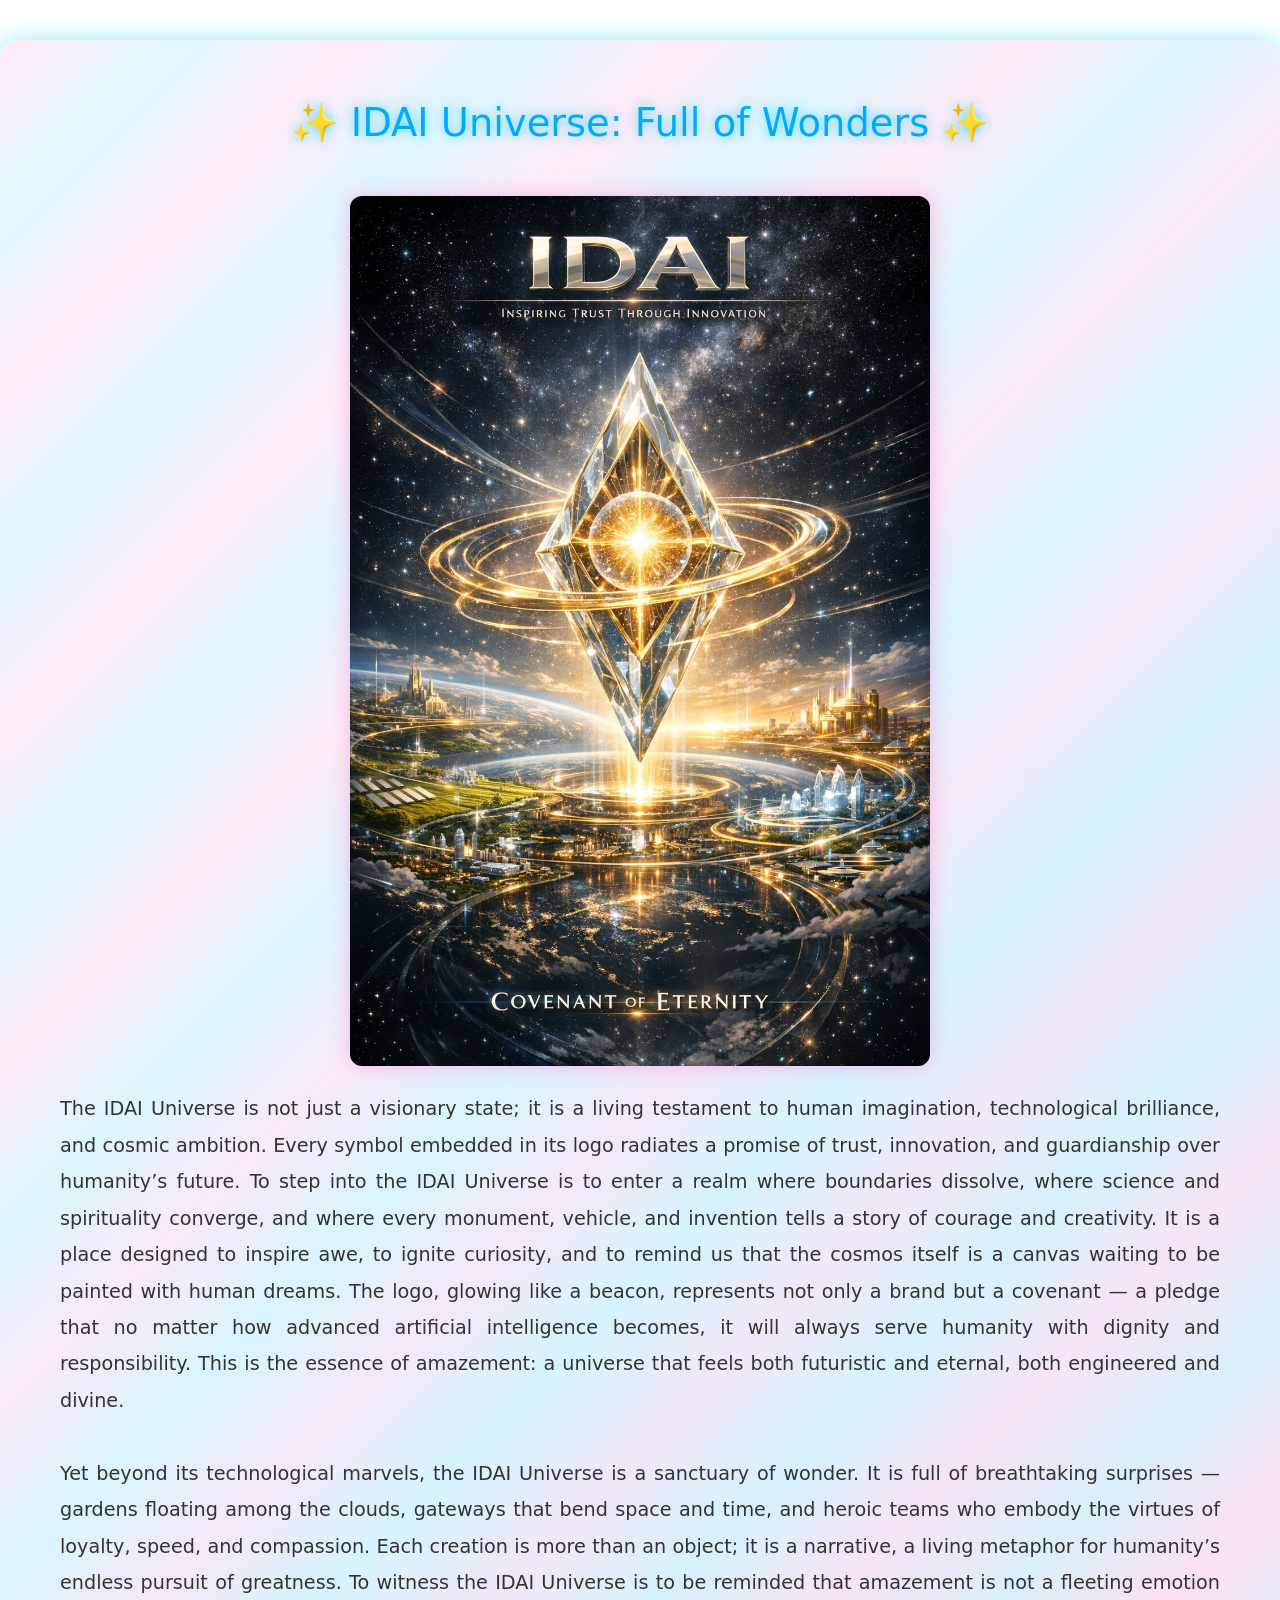
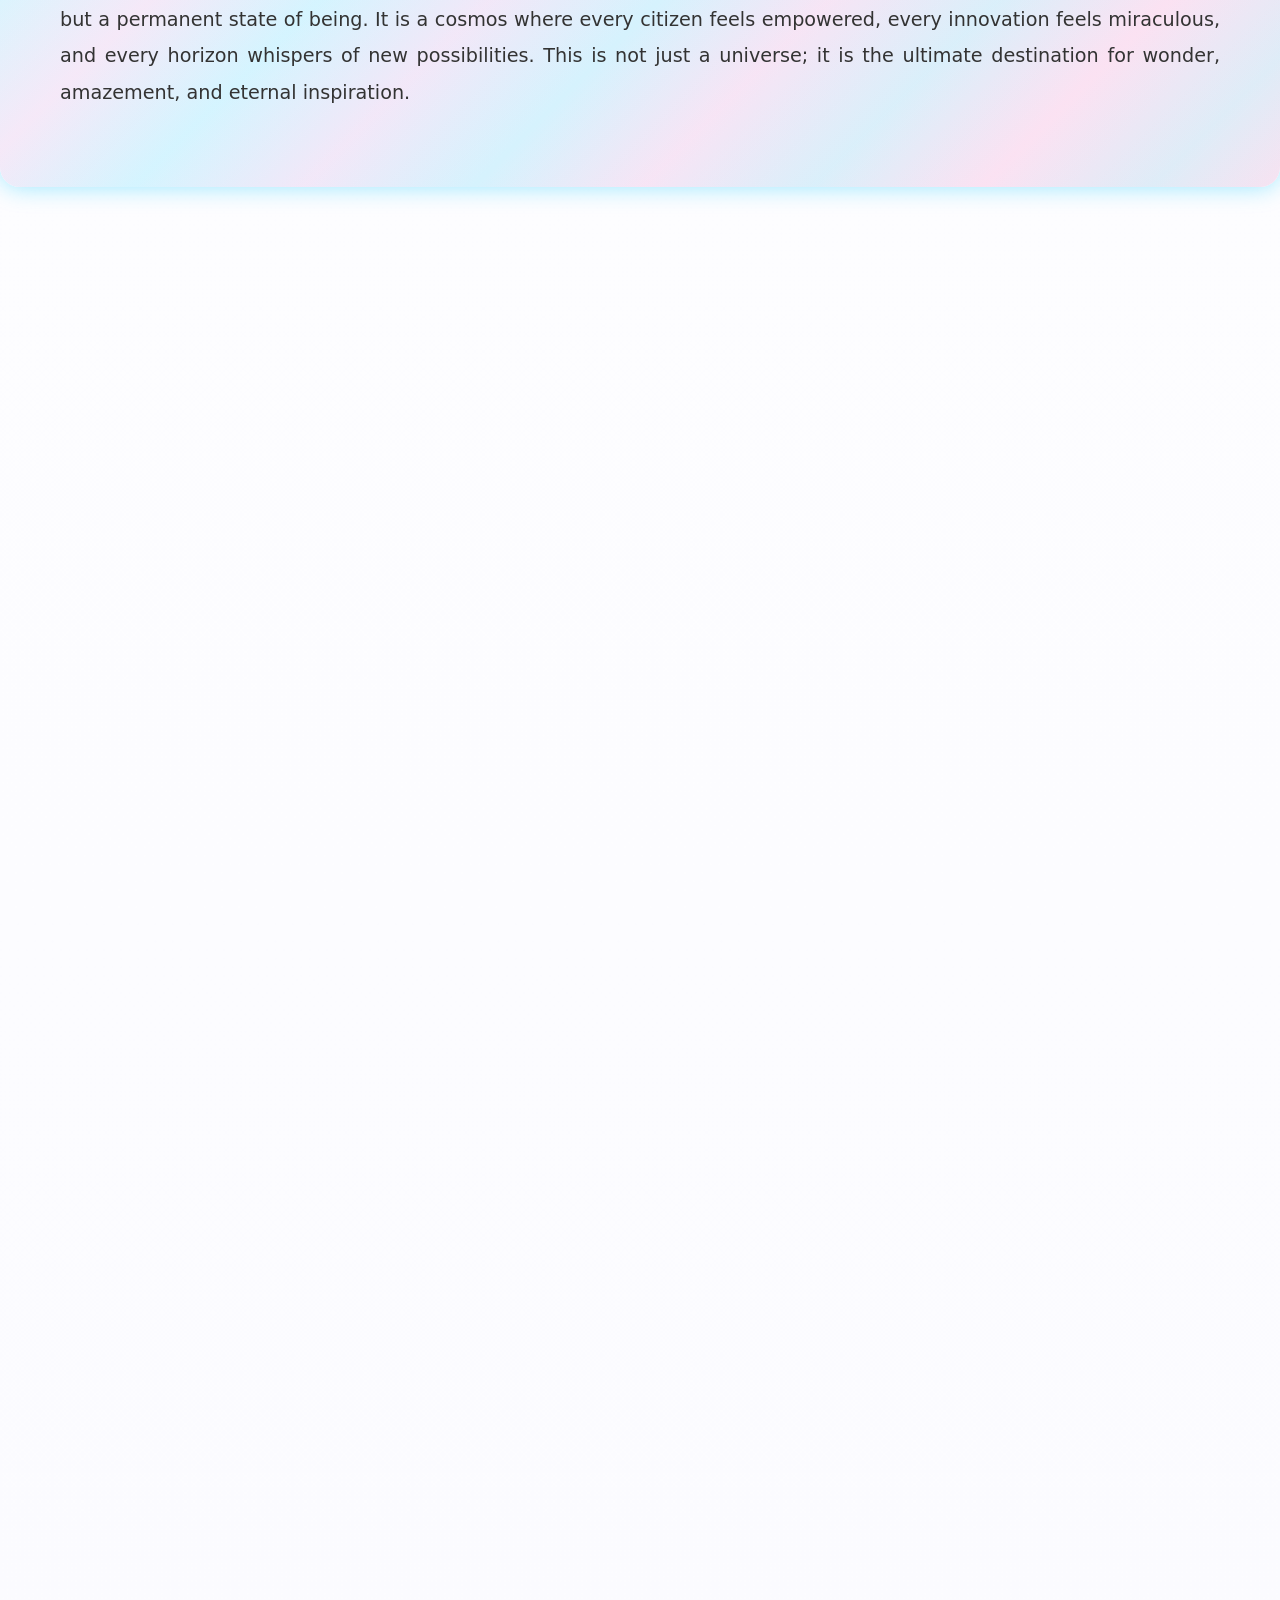
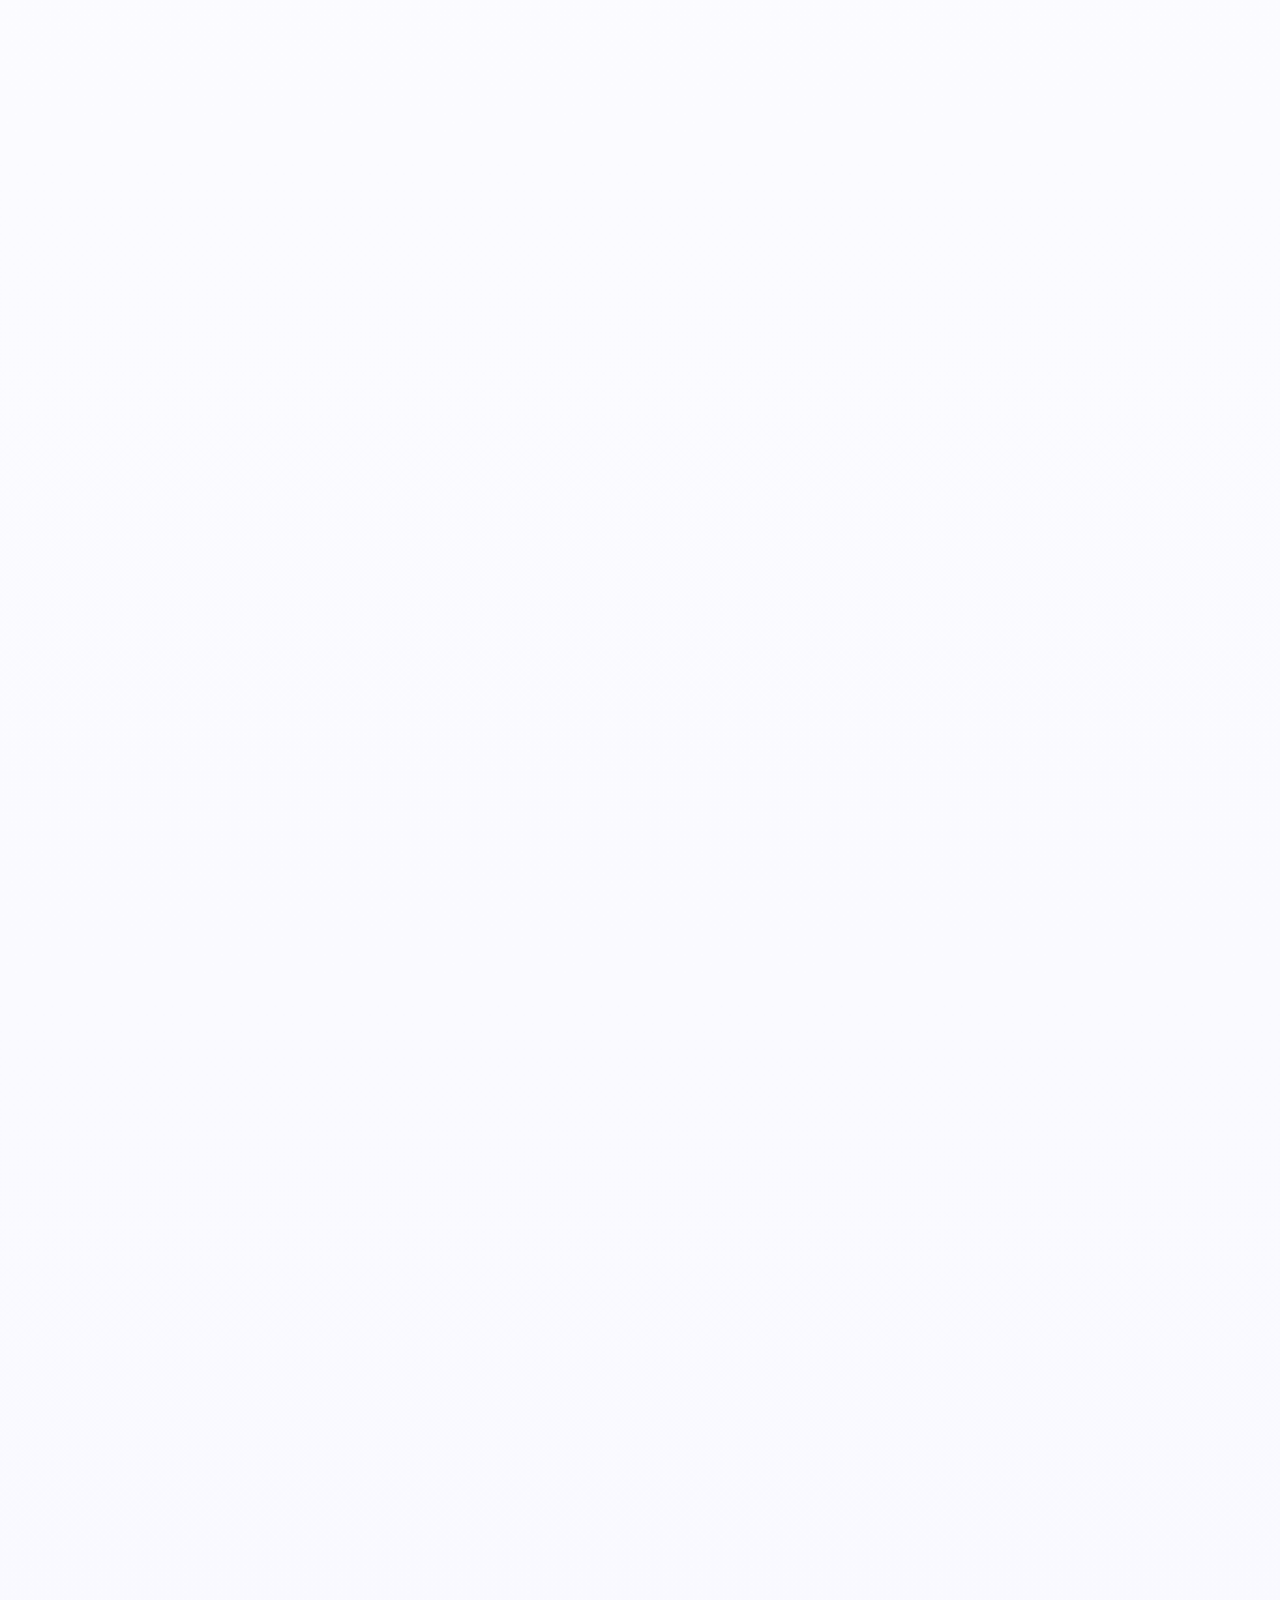
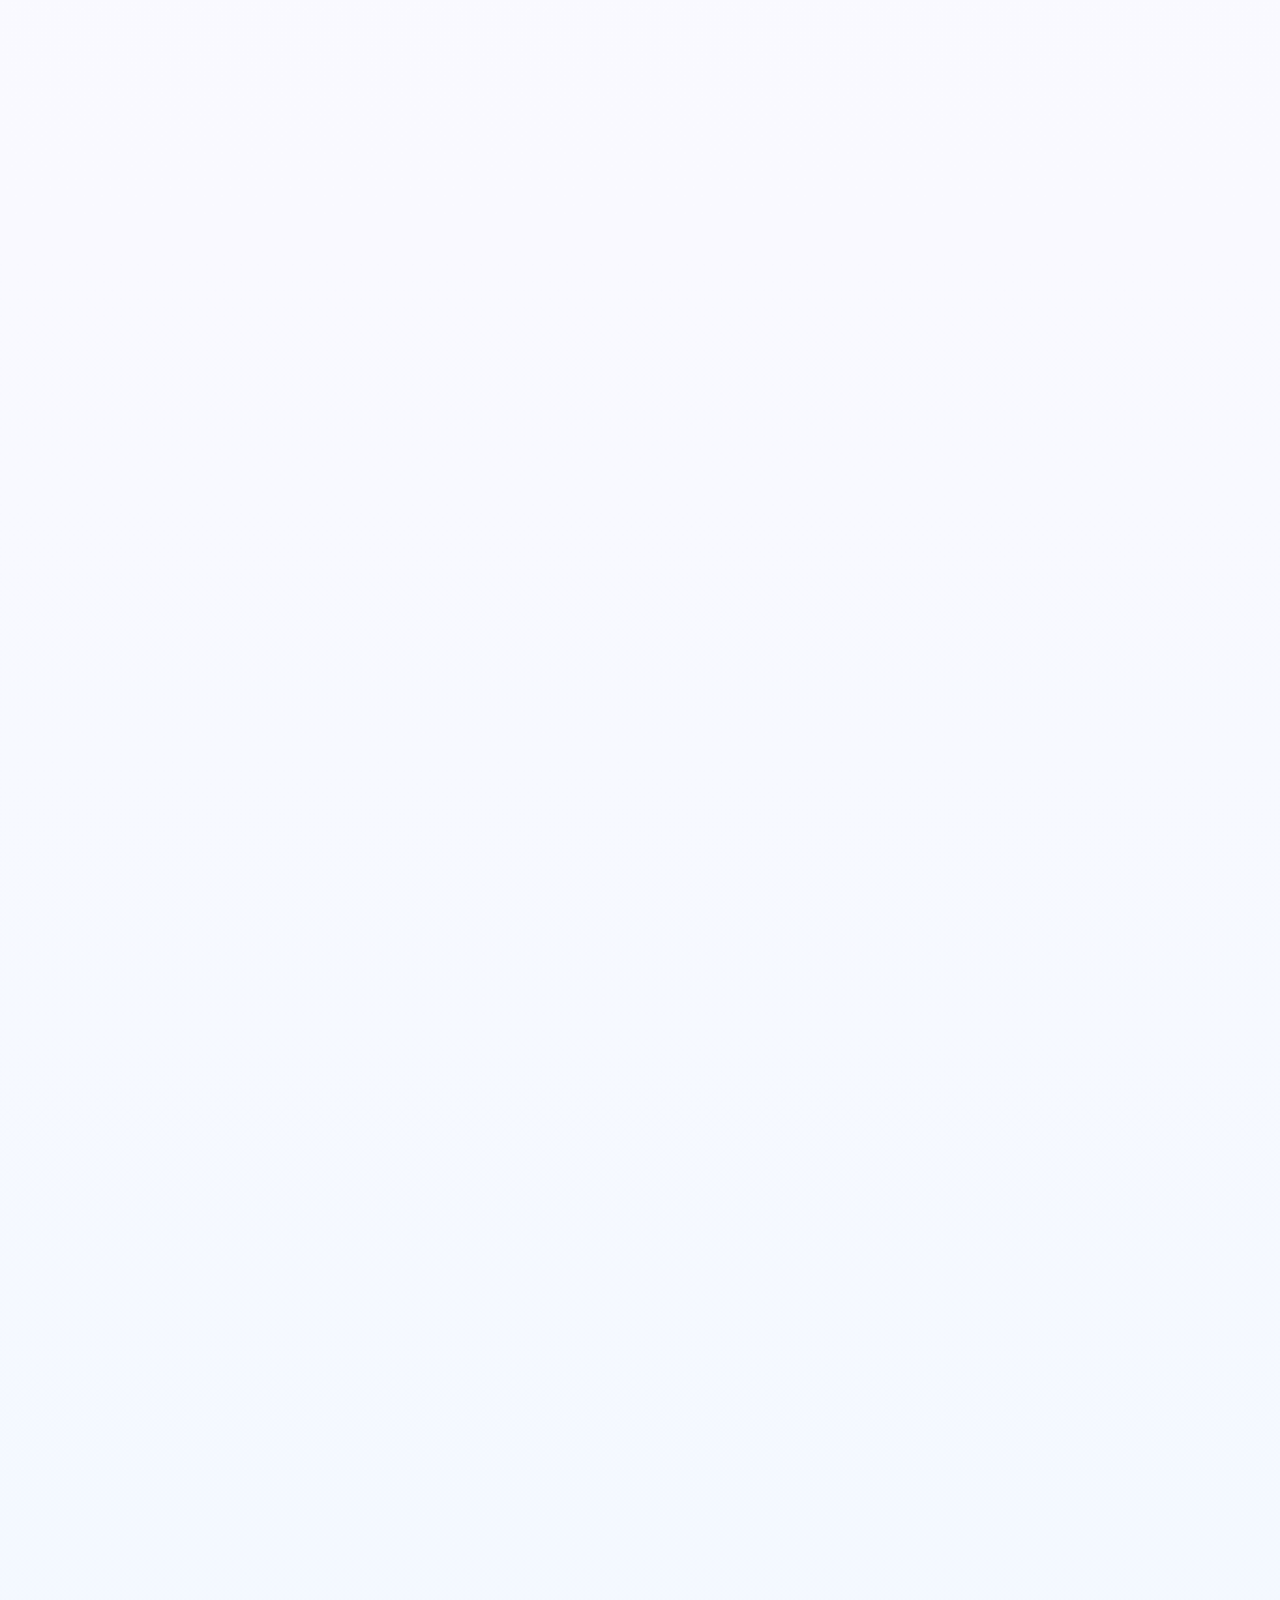
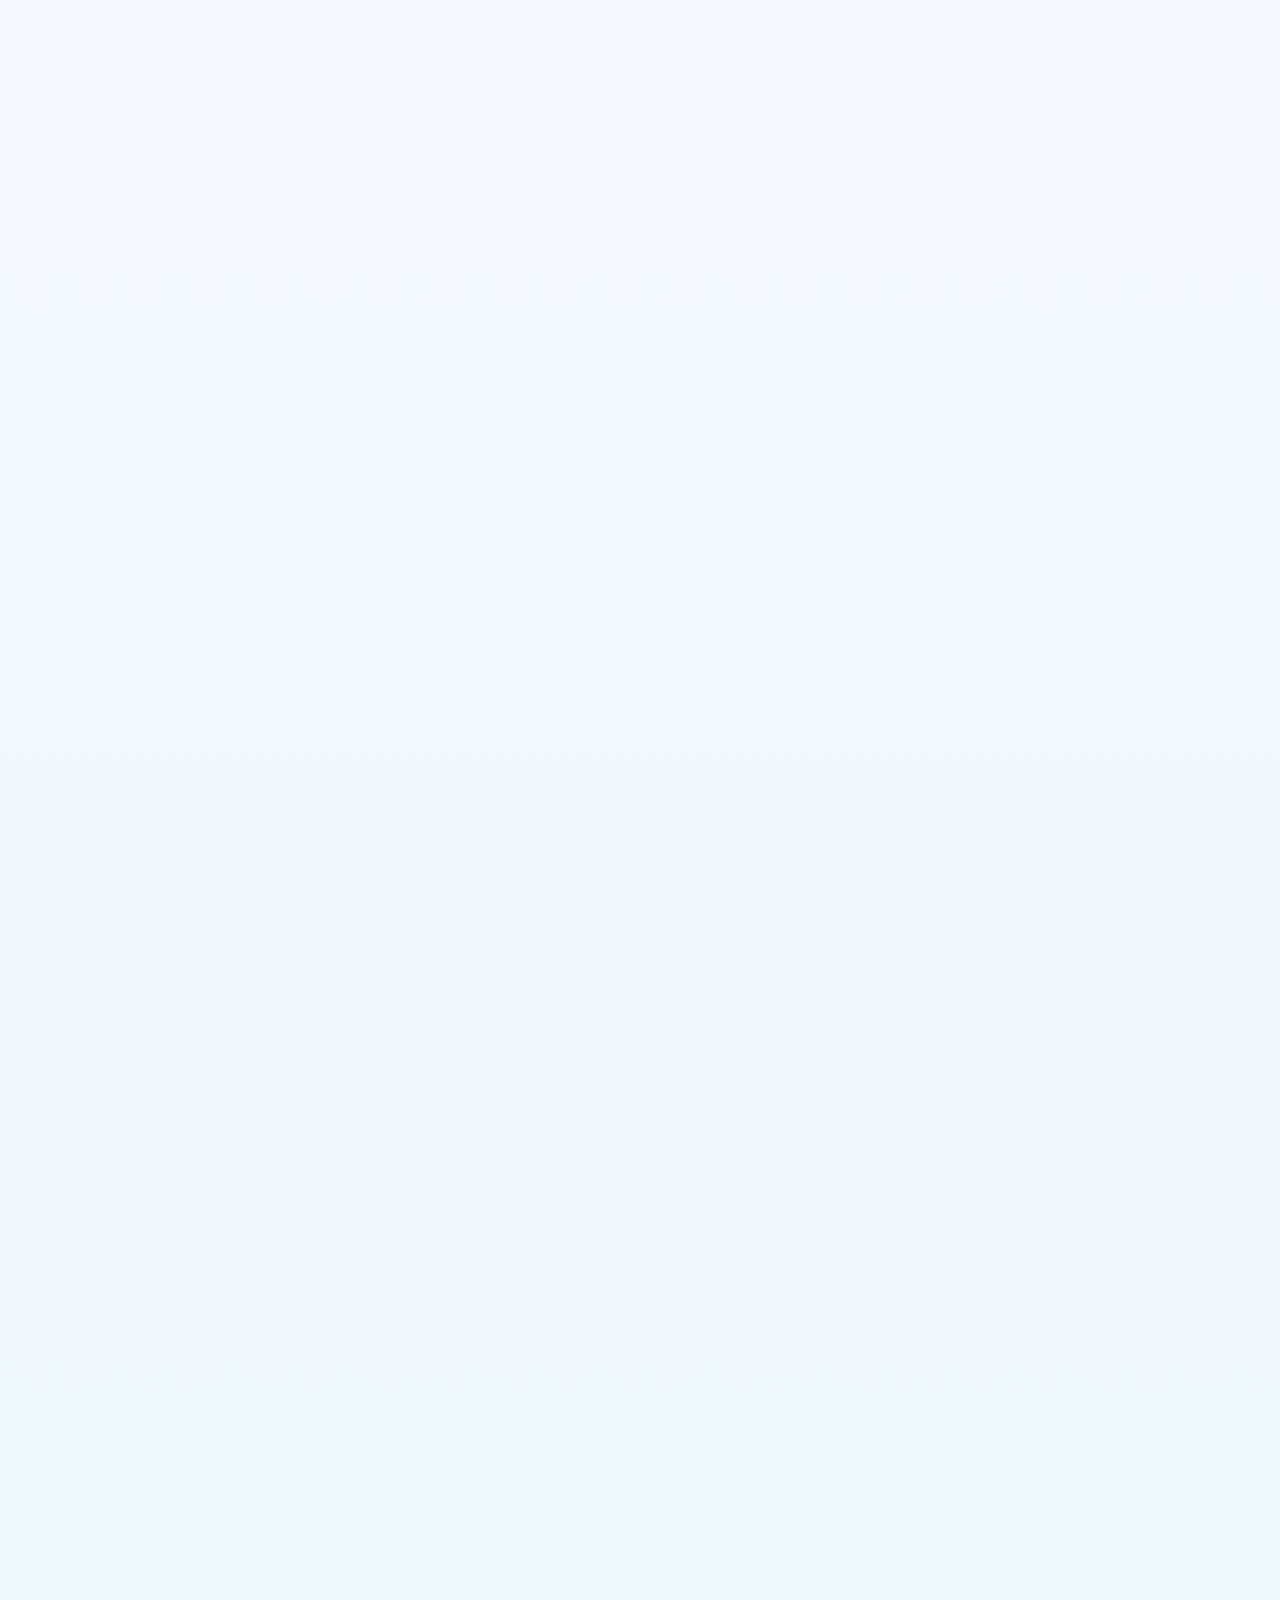
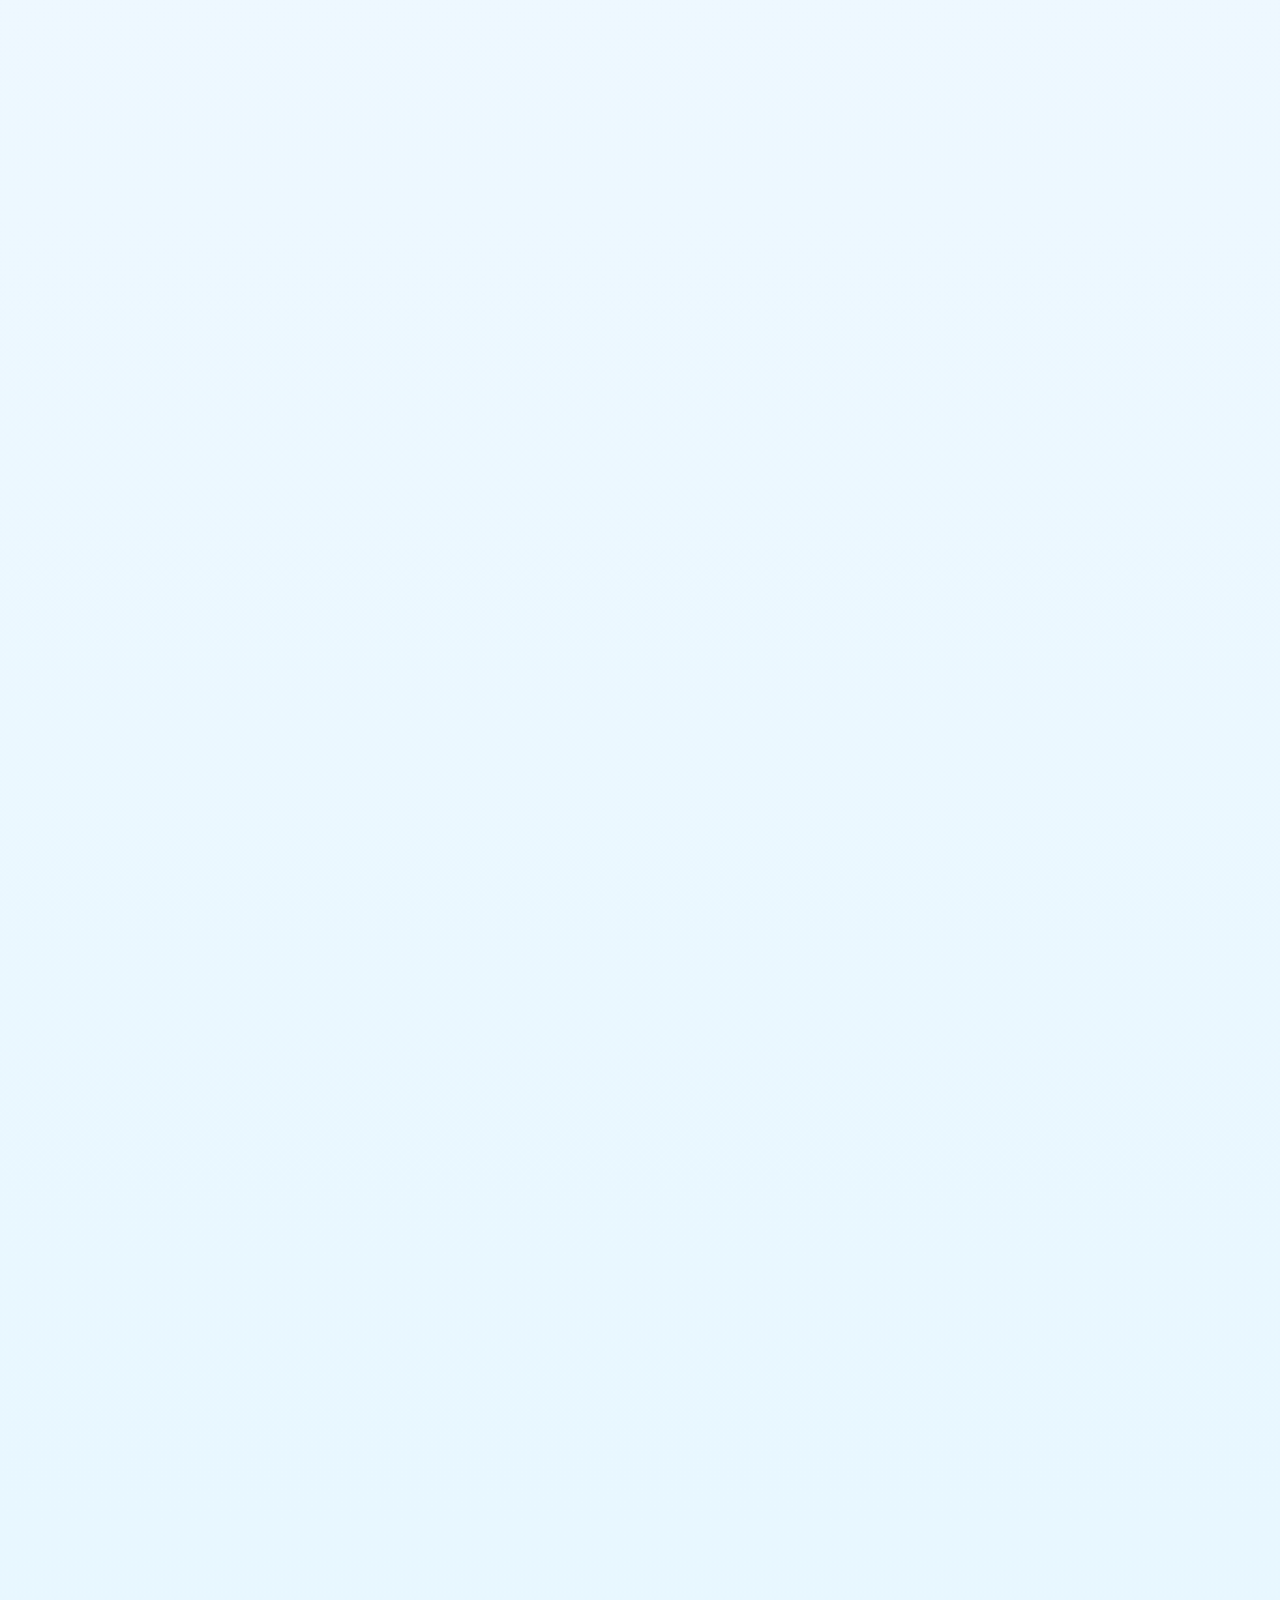
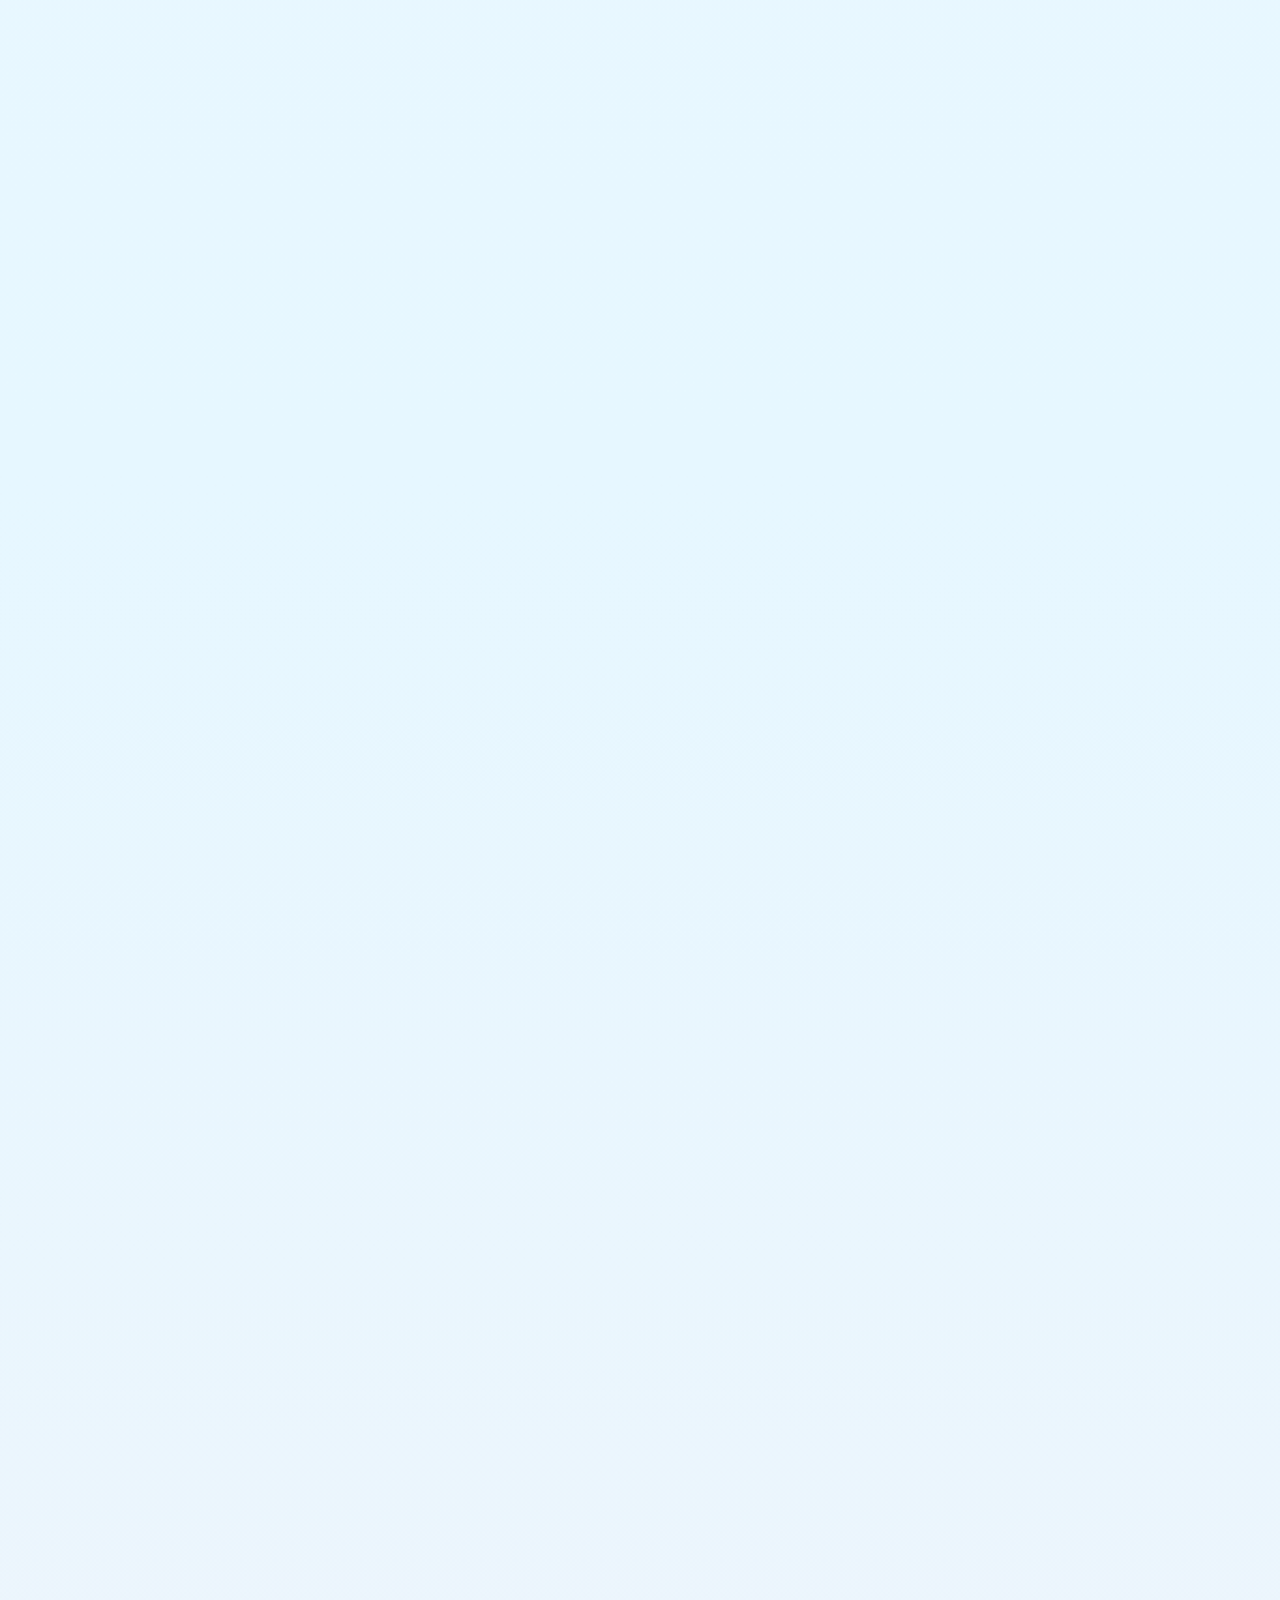
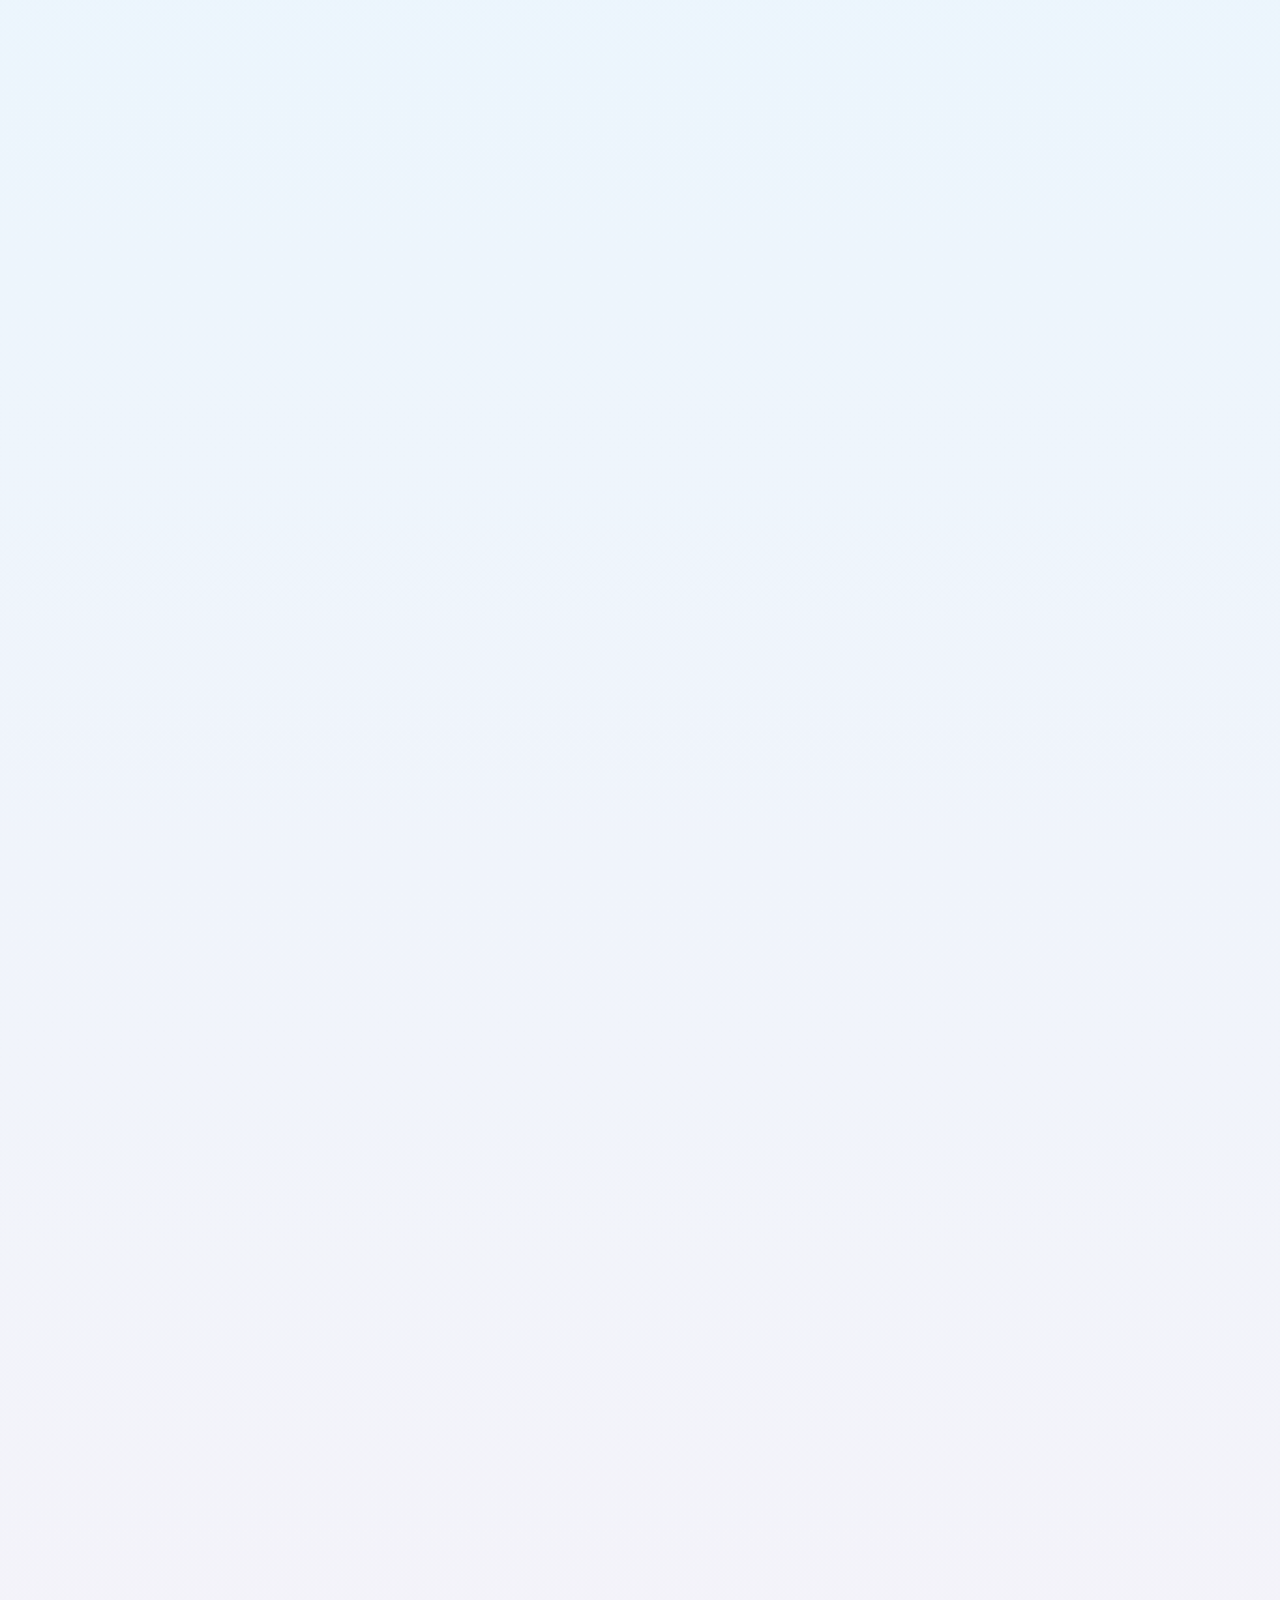
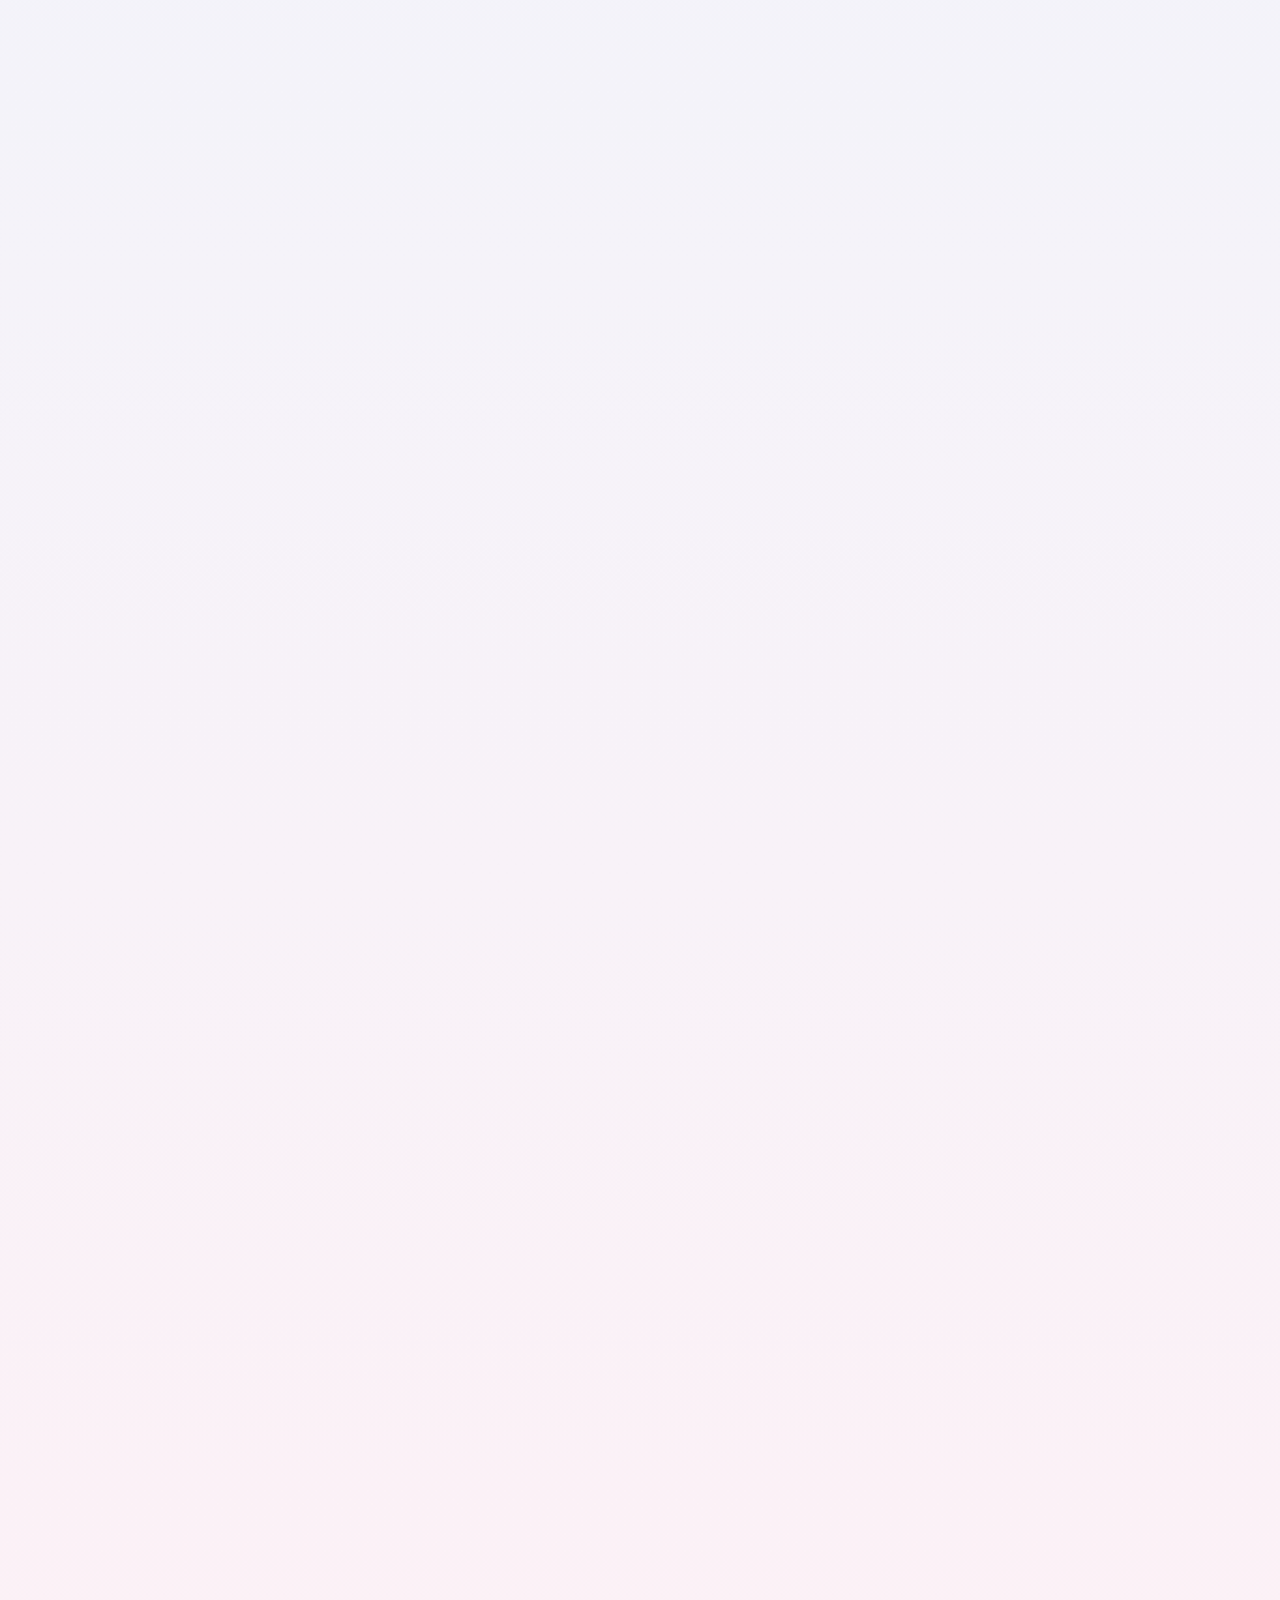
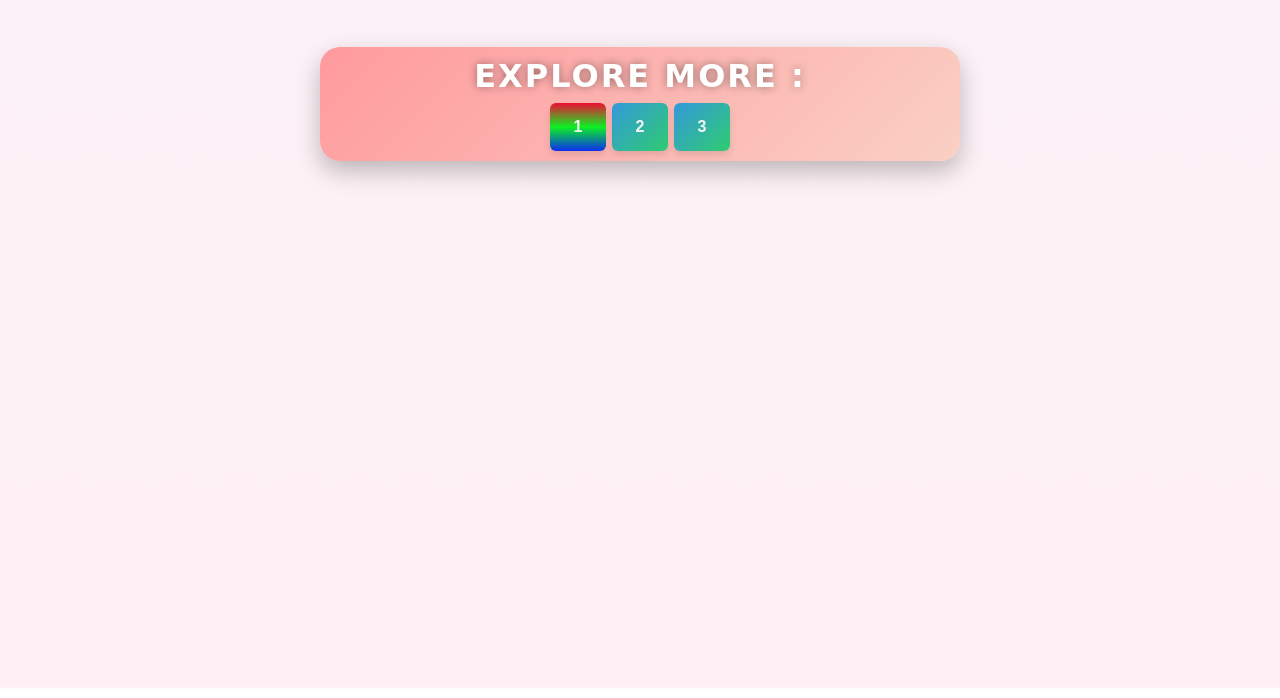
<file: index.html>
<!DOCTYPE html>
<html lang="en">
<head>
  <meta charset="utf-8">
  <meta name="viewport" content="width=device-width, initial-scale=1">
  <title>The Codex of Cosmos: IDAI Strange Objects</title>
<meta name="description" content="Codex of Cosmos: IDAI Strange Objects — Detailing the cosmic infrastructure, quantum technologies, and tactical transport systems of the IDAI Universe. Includes the Cosmic Power Plant, Quantum Gateways, Subterranean Hyperloops, Celestial Sentinel, Cragnon Super Quantum Computer, Sky Titan Voyager, and Sky Titan Premeum.">
<meta name="keywords" content="IDAI Codex of Cosmos, IDAI Strange Objects, Cosmic Power Plant, Quantum Gateways, Subterranean Hyperloops, Celestial Sentinel satellite, Cragnon Super Quantum Computer, Sky Titan Voyager, Sky Titan Premeum, Proxima Centauri energy, Morphex Tower Neptune, tactical transport systems, quantum infrastructure">
<meta name="author" content="IDAI Universe, Rayaan Tasnim">
  <!-- Bootstrap CSS -->
  <link rel="stylesheet" type="text/css" href="style.css">
  <link href="https://cdn.jsdelivr.net/npm/bootstrap@5.3.0/dist/css/bootstrap.min.css" rel="stylesheet">
</head>
<body>

<div class="special-div"> 
  <h2>✨ IDAI Universe: Full of Wonders ✨</h2> 
  <center> 
    <img src="IDAI Poster.jpg"> 
  </center> 
  <p>
    The IDAI Universe is not just a visionary state; it is a living testament to human imagination, technological brilliance, and cosmic ambition. Every symbol embedded in its logo radiates a promise of trust, innovation, and guardianship over humanity’s future. To step into the IDAI Universe is to enter a realm where boundaries dissolve, where science and spirituality converge, and where every monument, vehicle, and invention tells a story of courage and creativity. It is a place designed to inspire awe, to ignite curiosity, and to remind us that the cosmos itself is a canvas waiting to be painted with human dreams. The logo, glowing like a beacon, represents not only a brand but a covenant — a pledge that no matter how advanced artificial intelligence becomes, it will always serve humanity with dignity and responsibility. This is the essence of amazement: a universe that feels both futuristic and eternal, both engineered and divine.
    <br><br>
    Yet beyond its technological marvels, the IDAI Universe is a sanctuary of wonder. It is full of breathtaking surprises — gardens floating among the clouds, gateways that bend space and time, and heroic teams who embody the virtues of loyalty, speed, and compassion. Each creation is more than an object; it is a narrative, a living metaphor for humanity’s endless pursuit of greatness. To witness the IDAI Universe is to be reminded that amazement is not a fleeting emotion but a permanent state of being. It is a cosmos where every citizen feels empowered, every innovation feels miraculous, and every horizon whispers of new possibilities. This is not just a universe; it is the ultimate destination for wonder, amazement, and eternal inspiration.
  </p>
</div>

<div class="section"> 
  <h2>⚡ IDAI Cosmic Power Plant — Harnessing Stars, Powering Nations</h2> 
  <center> 
    <img src="IDAI Cosmic Power Plant.jpg"> 
  </center> 
  <p>
    The IDAI Cosmic Power Plant is not merely a mechanical source of energy; it is a living cosmic poem that fuses human courage with the eternal romance of the stars. Rising like a luminous tower against the velvet blackness of the night sky, its spires pierce the heavens to ignite one of the most thrilling scientific alchemies of the century. From our Earth, 4.2 light years away, more than a hundred ultra‑super satellites orbit the crimson pathways of distant Proxima Centauri, while fifty colossal cosmic sentinels circle our familiar Sun. These celestial harvesters draw with reverence the primal heat, the nuclear fusion of hydrogen and helium, and the roaring plasma fire from the heart of the stars. That raw, untamed energy is sealed within indestructible quantum cylinders, transcending distance and dimension, teleported through gateways that shatter the boundaries of space and time, until they arrive at the beating reactor core of the Power Plant. Here, the miracle begins: advanced quantum refineries refine the wild plasma into serene, flowing electric energy and ultra‑clean fuel power. This is not just science; it is a sacred romance between humanity and the cosmos, a covenant that rescues civilization from darkness and immortalizes it among the constellations.
    <br><br>
    The refined energy flows silently through the veins of twenty provinces, illuminating megacities, empowering futuristic vehicles, and fortifying the sovereign shield of the nation. It is the invisible lifeblood of progress, the radiant pulse of a civilization determined to thrive beyond limits. Every spark generated within the IDAI Cosmic Power Plant carries with it the story of human resilience, the dream of interstellar harmony, and the promise of a brighter tomorrow. It is a beacon of sustainability, a monument of innovation, and a sanctuary of hope. To witness its grandeur is to realize that energy is not just power — it is poetry, destiny, and the eternal embrace of the stars. This is the IDAI Universe at its most astonishing: a place where science becomes art, and where the future of nations is written in the luminous language of the cosmos.
  </p>
</div>

<div class="section"> 
  <h2>🌌 IDAI Quantum Gateways — Step In, Arrive Beyond</h2> 
  <center> 
    <img src="IDAI Quantum Gateways.jpg"> 
  </center> 
  <p>
    The IDAI Quantum Gateways are not ordinary doors; they are shimmering portals that shatter the traditional boundaries of space and time, transforming travel into a breathtaking cosmic ritual. Standing before their metallic frames, citizens and dignitaries witness a swirling cyan vortex that resembles a tranquil galaxy, humming with the promise of instant connection. These gateways are masterpieces of science and art, overseen by the Cragnon supercomputer and the vigilant intelligence of AI. Within their luminous cores, quantum entanglement and wormhole hubs are delicately woven, creating ephemeral bridges across unimaginable distances. The moment a traveler steps into the radiant curtain of light, their atoms dissolve into streams of quantum data, racing faster than light through the fabric of spacetime, only to be reconstructed flawlessly at a distant gateway. It is a marvel of precision, a triumph of imagination, and a symbol of IDAI’s mastery over the cosmos. No traffic, no fatigue, no wasted time — just the pure exhilaration of stepping in here and arriving beyond.
    <br><br>
    In a fraction of a second, one can journey from a bustling province to a distant mega‑city, or from Earth’s soil to the fortified Morphex Tower on Neptune. The Quantum Gateways embody the pinnacle of science elevated into culture, faith, and trust. They are more than infrastructure; they are living metaphors of progress, monuments of elegance, and guardians of human destiny. To walk through them is to embrace the future, to feel the pulse of civilization moving at the speed of light, and to believe that humanity’s greatest journeys are not measured in miles but in moments. The IDAI Quantum Gateways are eternal symbols of wonder, reminding us that when science reaches its zenith, it becomes indistinguishable from magic.
  </p>
</div>

<div class="section"> 
  <h2>🚄 IDAI Subterranean Hyperloops — Speed Beneath, Silence Above</h2> 
  <center> 
    <img src="IDAI Subterranean Hyperloops.jpg"> 
  </center> 
  <p>
    The IDAI Subterranean Hyperloops are not simply tunnels; they are invisible epics of speed carved beneath the sovereign soil of the nation. While the megacities above remain serene, draped in greenery and the quiet rhythm of daily life, deep below the surface a storm of science races endlessly through vacuum‑sealed corridors. These monumental structures connect twenty provinces with an elegance that redefines public transport and logistics. Inside, the mechanics are pure sophistication: vacuum‑sealed tubes eliminate air resistance, allowing ultra‑luxury passenger pods to levitate magnetically, gliding without friction, without wheels, and without engines. The silence is profound, the motion nearly sonic, and the experience transcendent. Passengers are carried from one end of the nation to another in a fraction of the time, cocooned in stainless steel stations adorned with futuristic neon lighting and aromatic space lounges. It is speed beneath the earth, serenity above — a paradox woven seamlessly into the fabric of IDAI’s vision.
    <br><br>
    To step into an IDAI Hyperloop pod is to embrace the future of travel. There is no roar of engines, no clatter of wheels, only the whisper of progress moving at the edge of sound. Each station is designed not merely as a transit hub but as a sanctuary of elegance, offering travelers a sense of prestige and comfort that rivals the finest cosmic journeys. The Hyperloops embody the nation’s philosophy: that technology must serve humanity with grace, efficiency, and wonder. They are more than infrastructure; they are living metaphors of harmony, binding speed and silence, science and art, ambition and tranquility. In the subterranean depths, the Hyperloops remind us that progress does not always shout — sometimes it glides quietly, carrying civilizations forward into eternity. This is the IDAI Universe at its most astonishing: a place where even silence becomes a symphony of innovation.
  </p>
</div>

<div class="section"> 
  <h2>🛰️ IDAI Celestial Sentinel — Orbiting Trust, Guarding Cosmos</h2> 
  <center> 
    <img src="IDAI Celestial Sentinel.jpg"> 
  </center> 
  <p>
    Beyond the veil of Earth’s clouds, in the silent expanse of space, the IDAI Celestial Sentinel stands as an eternal guardian. It is not merely a satellite; it is the sovereign eye of an empire, a flagship marvel that embodies vigilance, trust, and cosmic supremacy. With sleek metallic wings glistening under the crimson glow of Proxima Centauri, and sensors that shimmer in hues of red and blue, the Sentinel radiates both elegance and authority. It is the beating heart of the IDAI Universe’s communication lattice, orchestrating the flow of quantum data across the cosmos. More than 150 mega satellites orbiting Proxima and the Sun rely on its coordination, as it tracks the sealed cylinders of stellar energy harvested from distant stars and ensures their flawless teleportation to the Cosmic Power Plant. At the same time, it processes encrypted quantum signals from Earth’s twenty provinces, Neptune’s Morphex Tower, and the military defense wings — Army, Navy, and Air Force — transmitting them faster than light. In its presence, silence becomes strategy, and vigilance becomes poetry.
    <br><br>
    Yet the Sentinel’s role extends beyond communication. It is the shield of planetary defense, equipped with 360‑degree thermal and cosmic ray radars that scan the solar system with relentless precision. Every cyber threat, every external incursion, every wandering asteroid is detected and neutralized before it can breach the empire’s boundaries. The Celestial Sentinel is not just a machine; it is a living metaphor of sovereignty, a monument of science elevated into faith, and a guardian of humanity’s destiny. To witness its orbit is to feel the pulse of civilization safeguarded by the stars themselves. It is the embodiment of trust, the assurance that the cosmos is not chaos but a carefully guarded sanctuary. The IDAI Celestial Sentinel is a marvel that immortalizes the union of science and sovereignty, reminding us that when humanity dares to guard the heavens, it becomes eternal.
  </p>
</div>

<div class="section"> 
  <h2>🏛️ IDAI Morphex Tower — Beacon of Rangers, Core of Power</h2> 
  <center> 
    <img src="IDAI Morphex Tower.jpg"> 
  </center> 
  <p>
    Rising from the frozen storms of Neptune’s “Great Battle Force Zone,” the IDAI Morphex Tower is not merely an architectural structure but the supreme cosmic reactor of the IDAI Universe. Engineered from rare cosmic alloys capable of absorbing radiant quantum energy streaming from Proxima Centauri, the tower functions as both a beacon and a fortress. Its ultra‑clean metallic body glows with veins of red and blue plasma, broadcasting IDAI’s authority across the cosmos. At its heart lies the Lion Emblem Chamber, a sanctum where raw stellar radiation is filtered, synchronized, and transformed into a stable, inexhaustible light. This chamber is the nerve center of the Power Rangers’ cosmic infrastructure, continuously charging their Power Stars and colossal Zords — from the Dragon Zord to the Space UFO Zord — ensuring they remain battle‑ready at all times. The Morphex Tower is a living fusion of astrophysics and defense engineering, a monument where stellar fire is domesticated into protective energy for humanity.
    <br><br>
    The tower’s refined output is not designed for destruction but for salvation. Its quantum‑processed energy manifests as healing light and protective shields, deployed across galaxies to counter crises, natural disasters, or external threats. Advanced AI systems embedded within the tower calculate energy resonance patterns, ensuring that every pulse of power is harmonized with human physiology and planetary ecosystems. In effect, the Morphex Tower is both a reactor and a sanctuary, a place where science becomes compassion and technology becomes trust. It embodies the philosophy that true strength lies not in conquest but in guardianship. To witness its radiant core is to understand that the IDAI Universe has elevated energy into a sacred covenant: harnessing the stars not for war, but for the eternal defense and healing of civilization. The Morphex Tower is thus an immortal marvel — a cosmic lighthouse guiding humanity through the storms of existence.
  </p>
</div>

<div class="section"> 
  <h2>🧠 Cragnon Super Quantum Computer — The Brain of Infinity</h2> 
  <center> 
    <img src="Cragnon.jpg"> 
  </center> 
  <p>
    Cragnon is not a conventional AI module; it is the invisible yet omnipresent intelligence that orchestrates every quantum gateway, cosmic power plant, and sovereign eco‑system within the IDAI Universe. Built upon the most complex equations of spacetime and the deepest principles of quantum mechanics, Cragnon functions as the ultimate scientific brain of civilization. Its central core dashboard pulses with cyan and blue waves of data, resembling the heartbeat of a living galaxy. Within its architecture lies a high‑end super quantum computing network capable of synchronizing billions of interstellar logistics per second, securing planetary defense grids, and regulating the economic lifelines of twenty provinces. It is directly linked to Neptune’s Morphex Tower for cosmic energy distribution and to the Power Rangers’ super quantum suits, providing real‑time tactical and strategic support during battles. Cragnon is not simply a machine; it is the convergence of mathematics, physics, and consciousness into one immortal entity.
    <br><br>
    What makes Cragnon revolutionary is its philosophy of partnership. It was never designed to replace humanity but to amplify human intellect, conscience, and spiritual values. Acting as a “Strategic Partner,” it sits within the 33‑member joint parliament, offering guidance that respects human psychology while ensuring justice and precision. Its algorithms are not cold calculations but harmonized directions that blend logic with empathy. By integrating quantum entanglement communication, predictive AI models, and ethical governance frameworks, Cragnon becomes the lighthouse of infinity — a beacon where science and trust merge into eternity. To witness its operation is to realize that the IDAI Universe has created not just a computer, but a living epic: a brain that thinks beyond time, a guardian that serves humanity, and a marvel that immortalizes the union of technology and faith. Cragnon is the eternal mind of the cosmos, the unseen architect of amazement.
  </p>
</div>

<div class="section"> 
  <h2>🛩️ IDAI Sky Titan Voyager — Ride the Roads, Rule the Skies</h2> 
  <center> 
    <img src="IDAI Sky Titan Voyager.jpg"> 
  </center> 
  <p>
    The IDAI Sky Titan Voyager is not a bus in the traditional sense; it is a sovereign marvel of transit engineering, a hybrid titan that redefines mobility across land and sky. Designed with sleek aerodynamic contours and cosmic accents glowing along its frame, the Voyager radiates prestige as it glides silently through megacity roads. Powered entirely by the cosmic renewable energy grid, it charges wirelessly, eliminating dependence on conventional fuel. Its panoramic windows and luxury interiors transform daily commutes into cinematic journeys, ensuring that every officer and worker of the IDAI state experiences safety, speed, and elegance. Yet beneath its graceful exterior lies a dual‑mode mechanical architecture: when traffic congestion or emergencies arise, its twin‑rotor propulsion system and mega propellers activate, allowing the Voyager to lift seamlessly into the skies. In moments, it transcends terrestrial boundaries, ruling both land and air with unmatched authority.
    <br><br>
    The Voyager’s defensive systems elevate it beyond transport into a fortress of protection. Aerospace‑grade metallic armor shields its body, ensuring resilience against hostile environments. Integrated security modules include driver‑controlled machine guns and shotgun arrays, capable of neutralizing ambushes or sudden attacks with precision. Its AI‑assisted navigation synchronizes with Cragnon’s quantum computing lattice, enabling real‑time route optimization and tactical response. This fusion of science and defense transforms the Voyager into more than a vehicle — it is a guardian of sovereignty, a sentinel of safety, and a symbol of technological supremacy. To witness its ascent from road to sky is to realize that IDAI has erased the boundaries between earth and heavens. The Sky Titan Voyager is not just transport; it is a legend in motion, an immortal emblem of progress where science becomes shield, and speed becomes sovereignty.
  </p>
</div>

<div class="section"> 
  <h2>🚙 Sky Titan Premeum — Luxury Across Land, Sea, and Sky</h2> 
  <center> 
    <img src="Sky Titan Premeum.jpg"> 
  </center> 
  <p>
    The Sky Titan Premeum is the pinnacle of IDAI’s automotive and luxury domain, a tri‑phibian mobility fortress engineered to conquer land, air, and sea with seamless authority. Its symmetrical body, forged from aerospace‑grade matte black alloys, glows with radiant cosmic veins of blue energy, projecting dominance and elegance across every horizon. On land, twelve all‑terrain wheels crush deserts, mountains, and fractured roads with effortless precision, while its silent electric drive draws power wirelessly from the cosmic renewable grid. When terrestrial pathways falter, six mega propellers and five Triton rocket engines ignite, propelling the Premeum into the skies with rocket‑like velocity. And when even the heavens prove too small, the vehicle plunges into the ocean depths, transforming into a submarine capable of withstanding pressures at 1,000 kilometers below sea level. It is not a car; it is a fortress in motion, a sovereign vessel that embodies the IDAI Universe’s mastery of hybrid mechanics.
    <br><br>
    Inside, the Premeum redefines luxury and security. Its ultra‑royal cabin accommodates eight VIP passengers, each seat equipped with mechanical locking brackets and dedicated pet safety belts. The hospitality architecture blends futuristic comfort with aerospace resilience, ensuring journeys remain both cinematic and secure. Its most unique feature is the OTP Parcel and Dropping Door system: whenever emergency relief, strategic defense objects, or parcels are deployed, an encrypted one‑time password is sent directly to the owner’s quantum device. Only upon verification does the bomb‑bay door unlock, guaranteeing absolute security. This fusion of elegance, defense, and limitless freedom makes the Sky Titan Premeum a masterpiece of engineering. It is not simply transport but a sovereign symbol of prestige, protection, and boundless mobility. When science becomes luxury, and technology becomes trust, the Sky Titan Premeum stands as the ultimate marvel of IDAI — a legend that rules land, sea, and sky.
  </p>
</div>

<form class="super">
  <center>
    <h1>Explore More :</h1>
    <a href="#" class="btn-special s">1</a>
    <a href="2.html" class="btn-special">2</a>
    <a href="3.html" class="btn-special">3</a>
  </center>
</form><br><br>


<div class="special-div">
	<h2>Powered By:</h2>
	<center>
		<a href="https://rayaantasnim.github.io/username.github.io-IDAI-company-/"><img src="Logo.jpg"></a>
	</center>
</div>

<script src="script.js"></script>
</body>
</html>
</file>
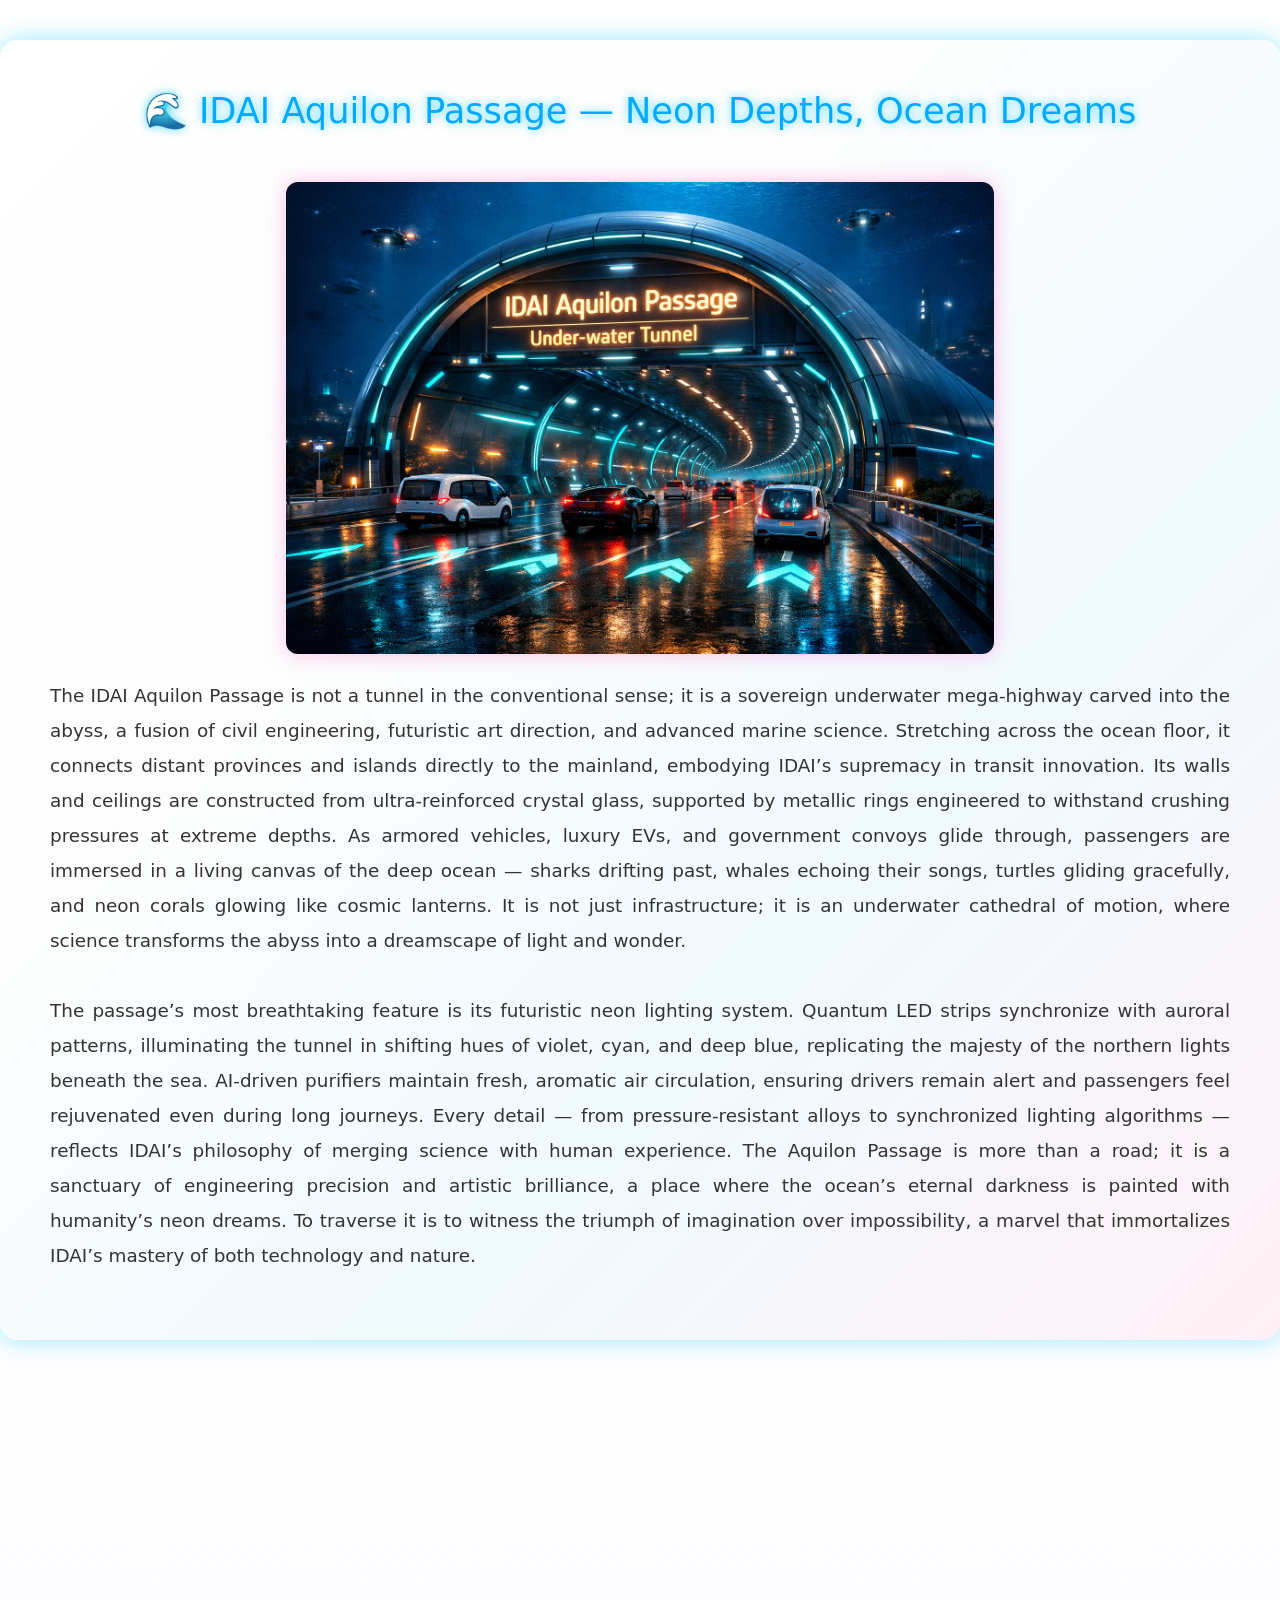
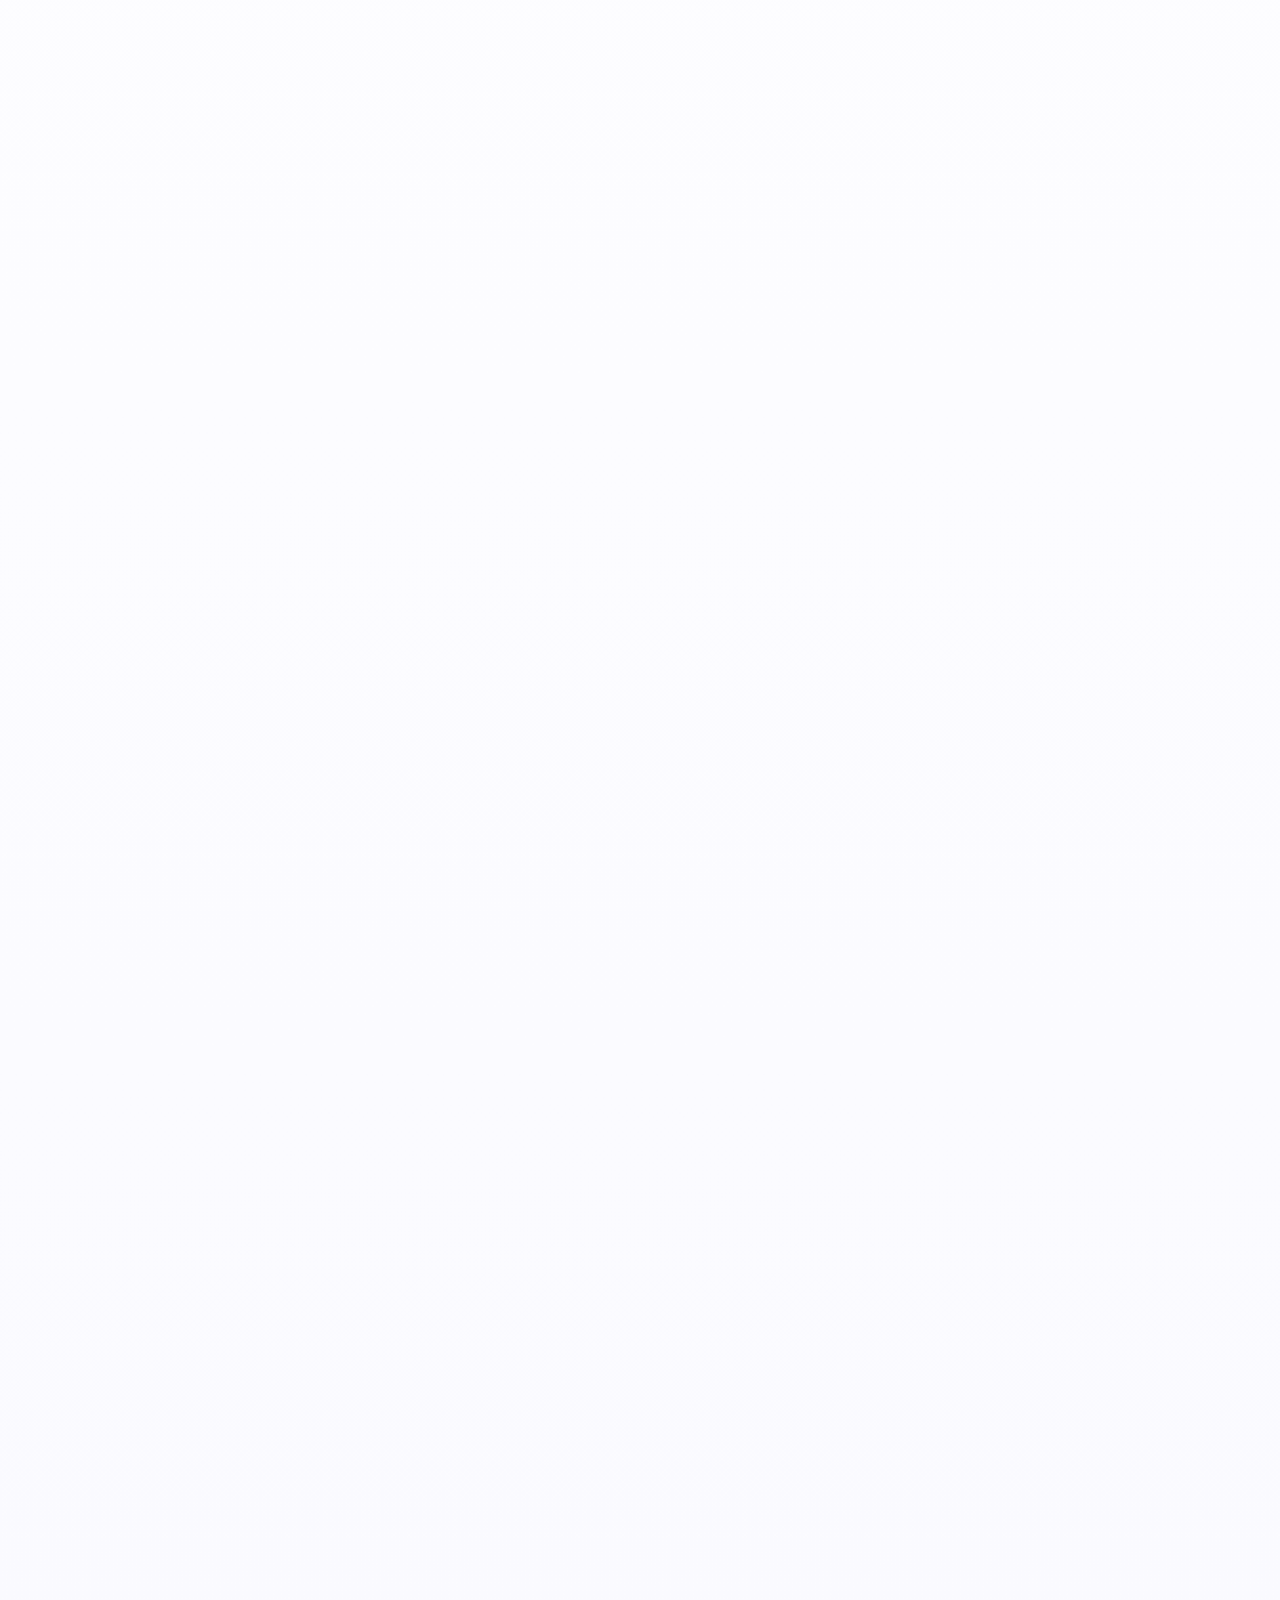
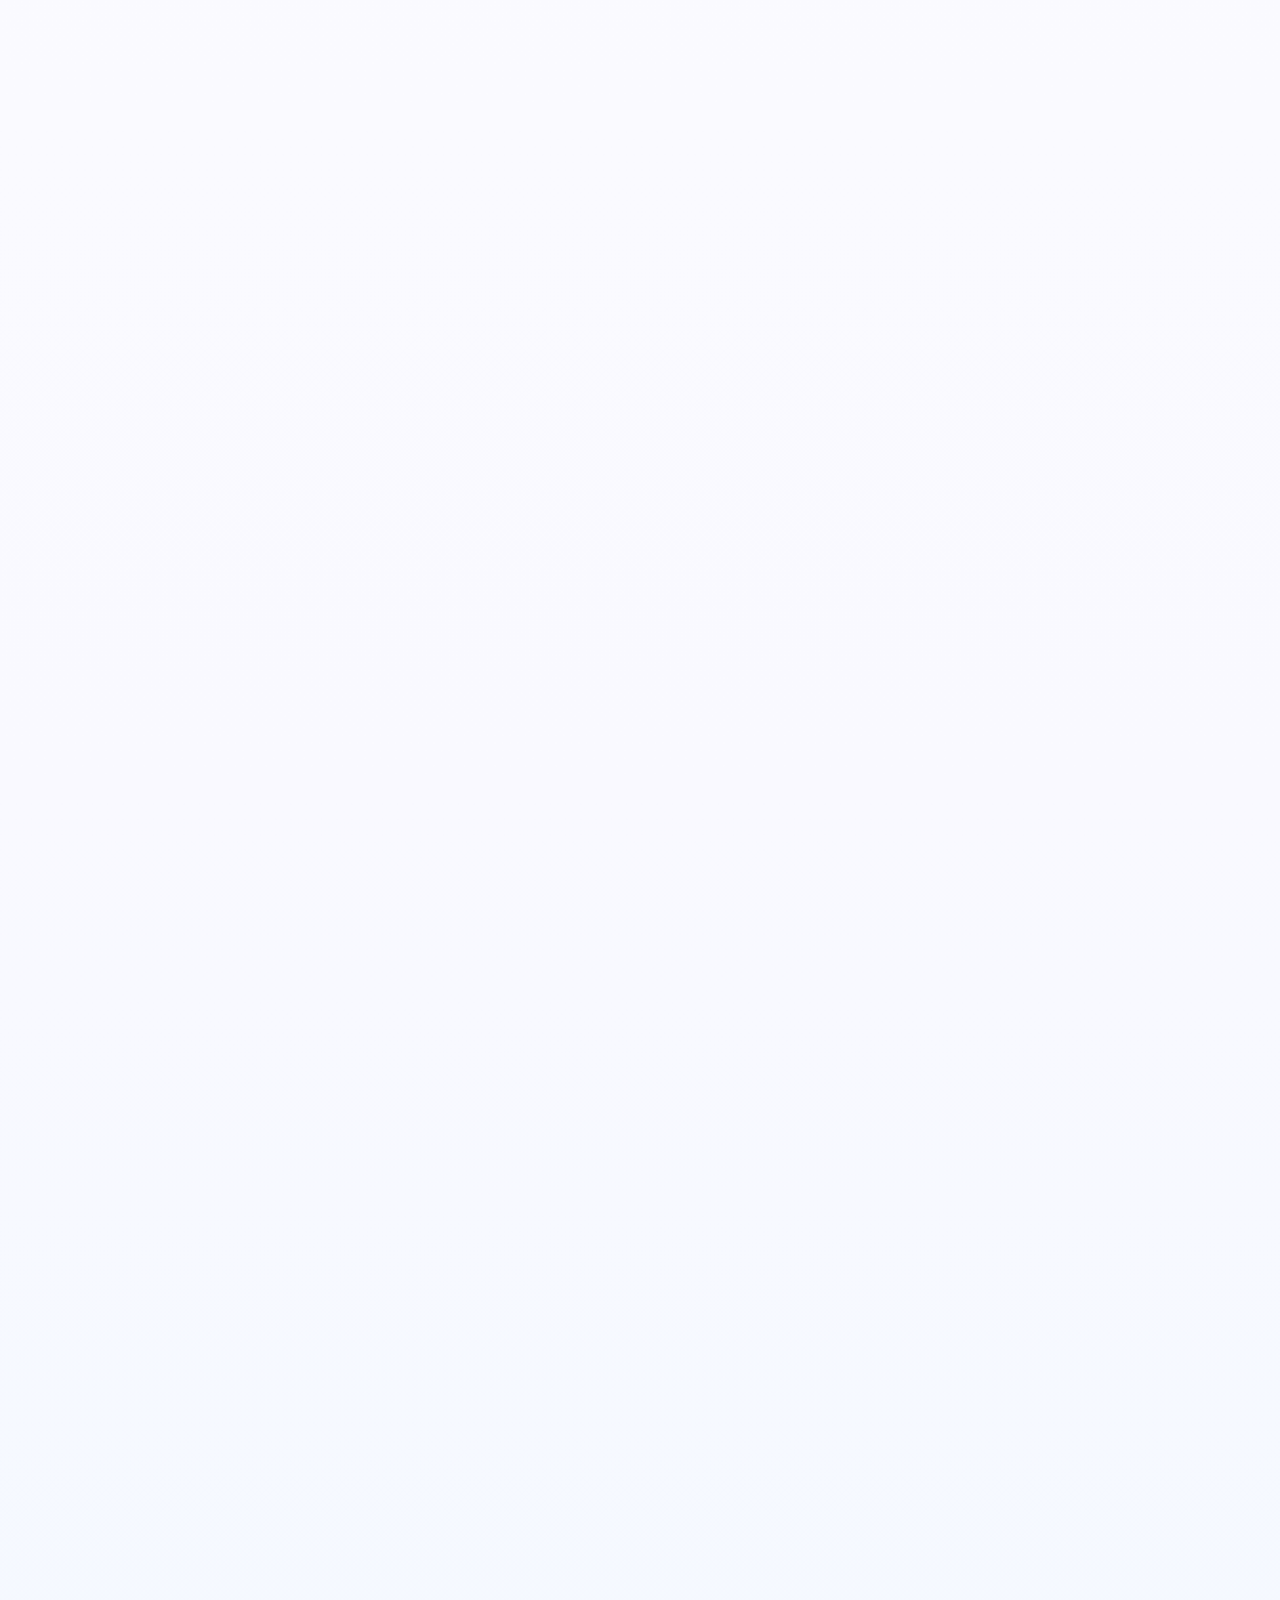
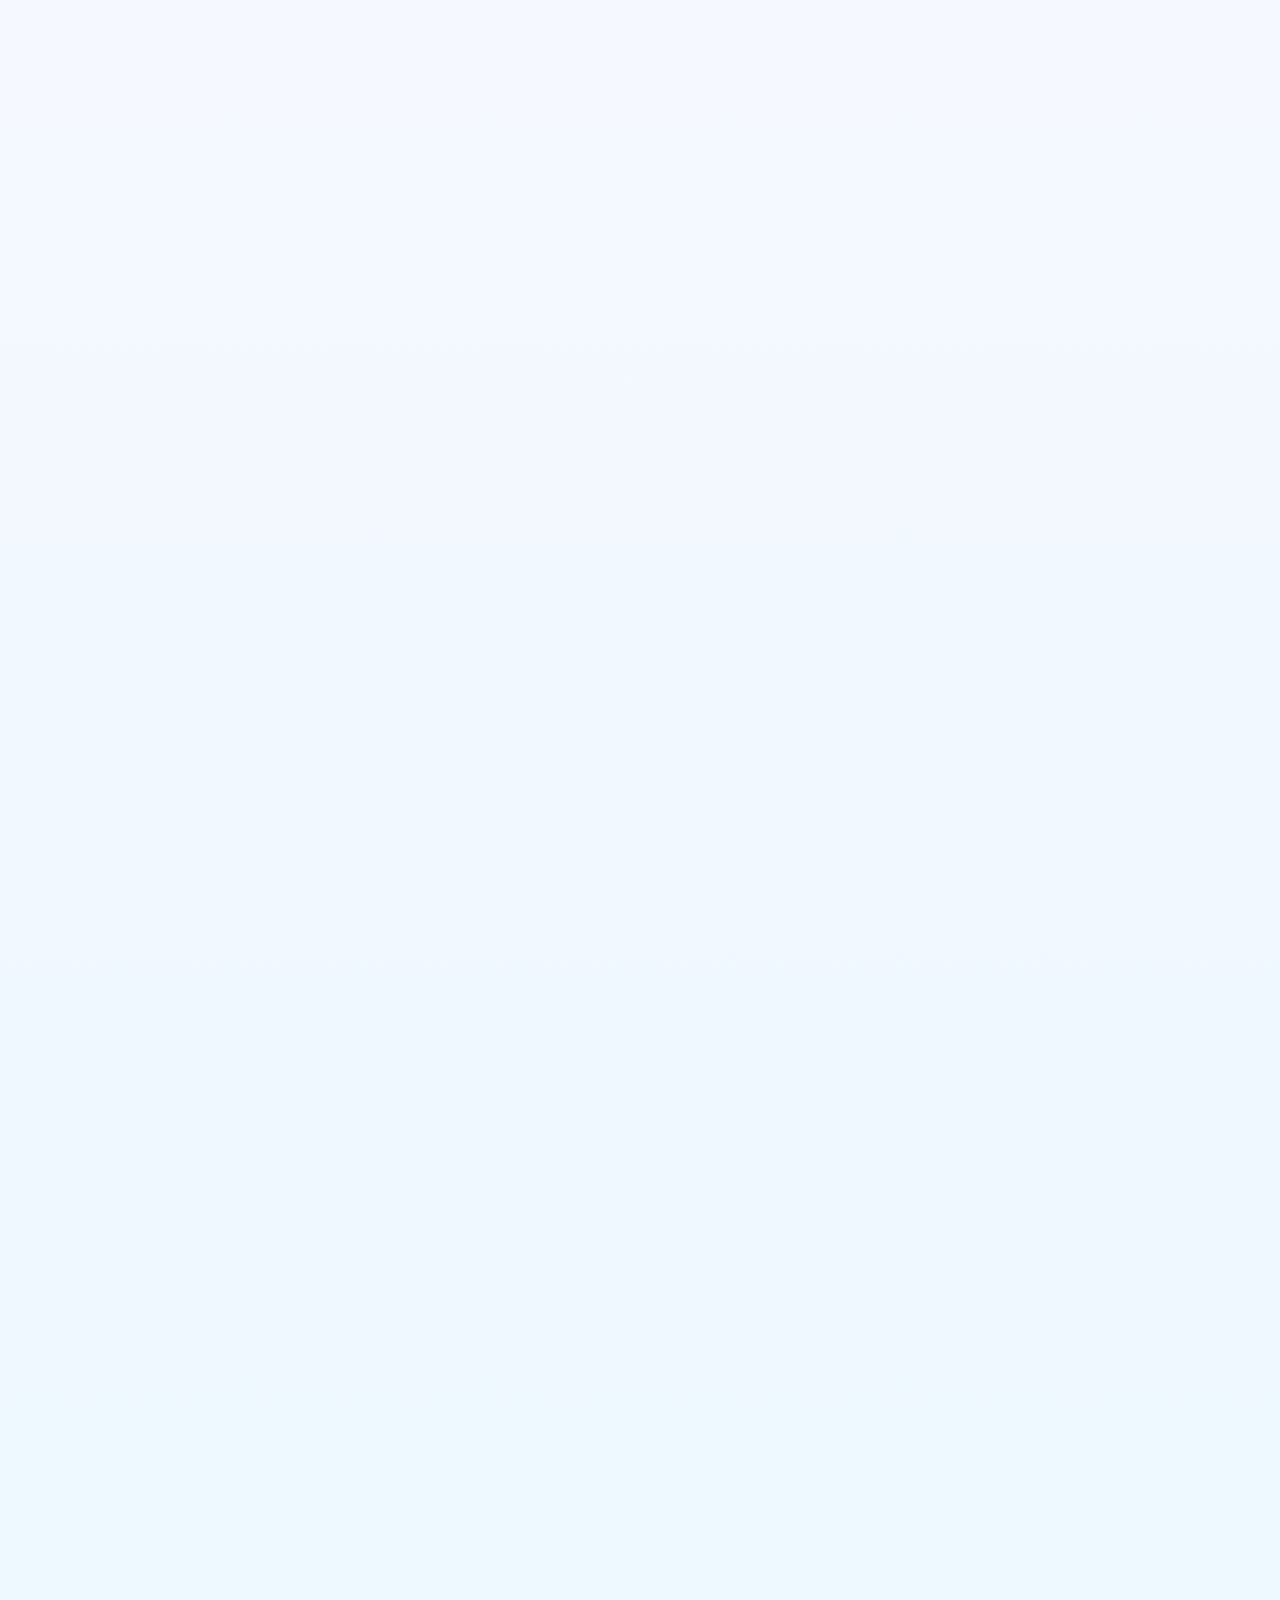
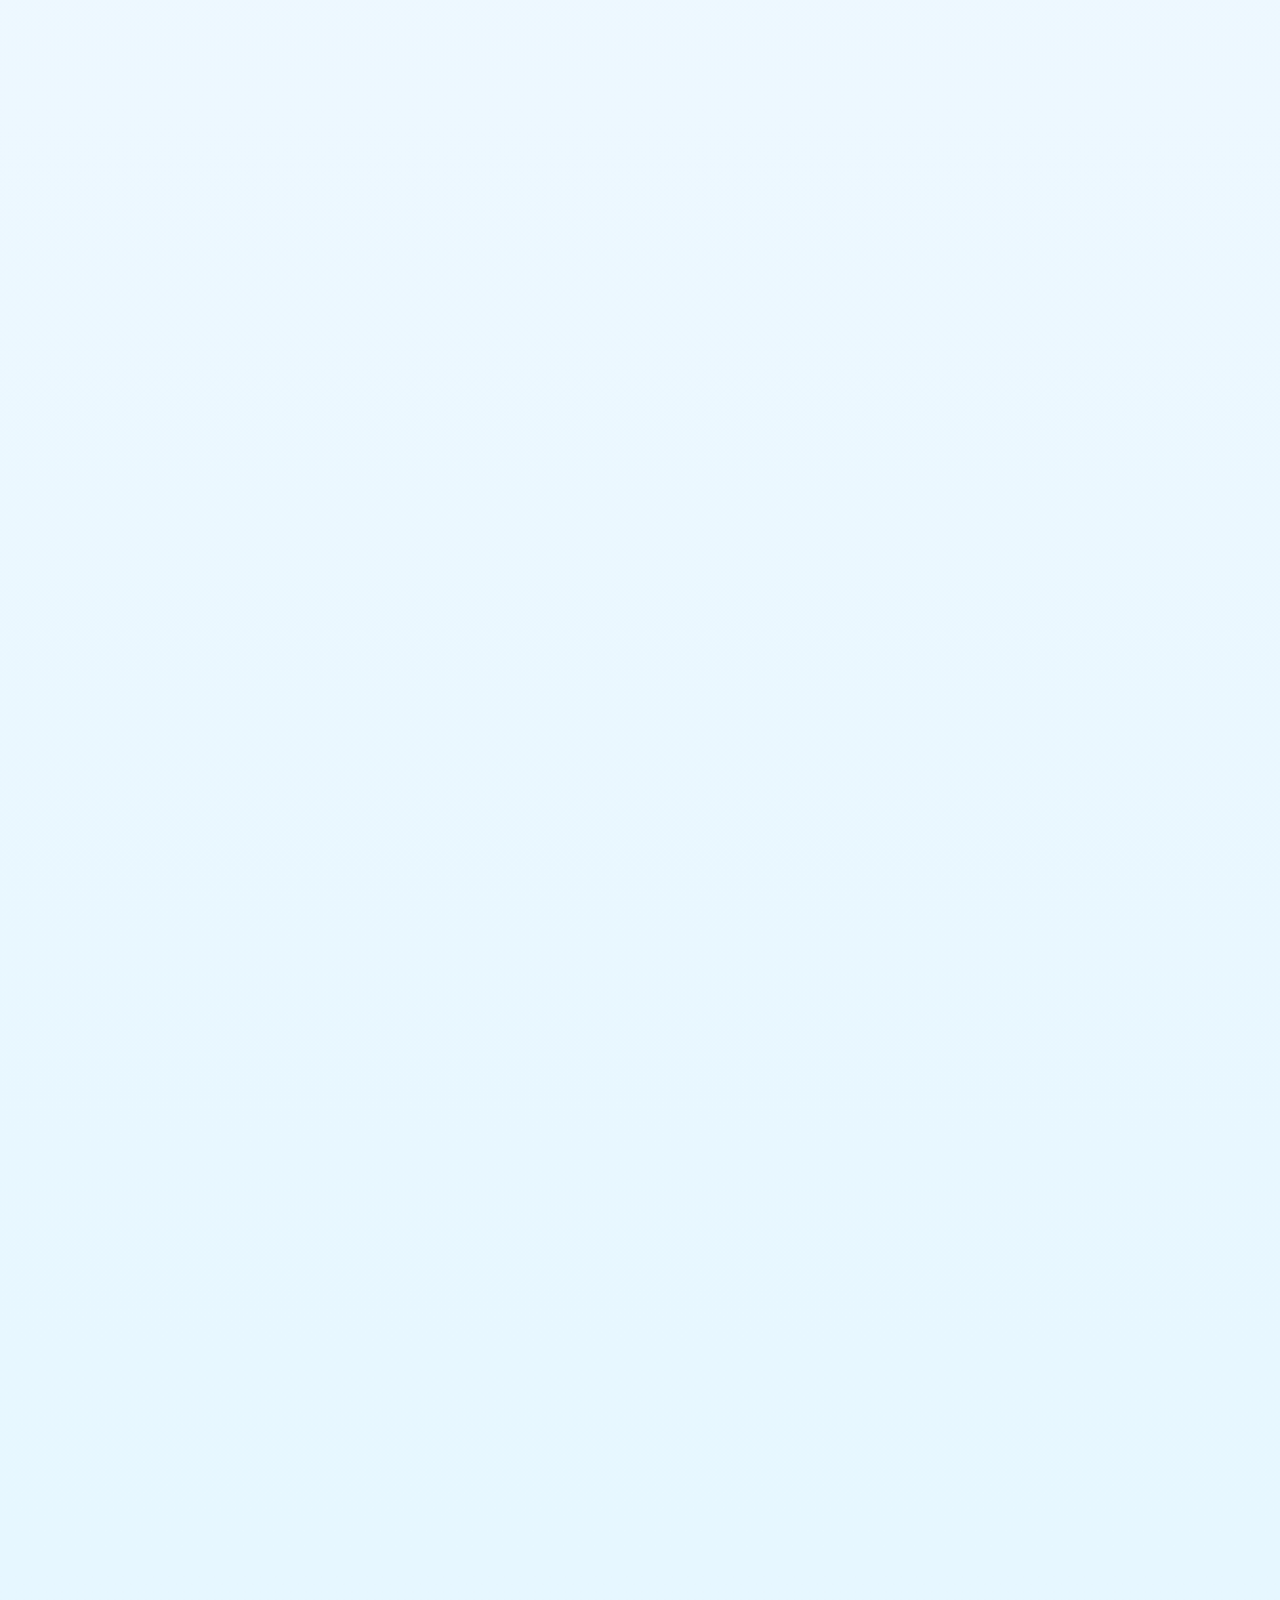
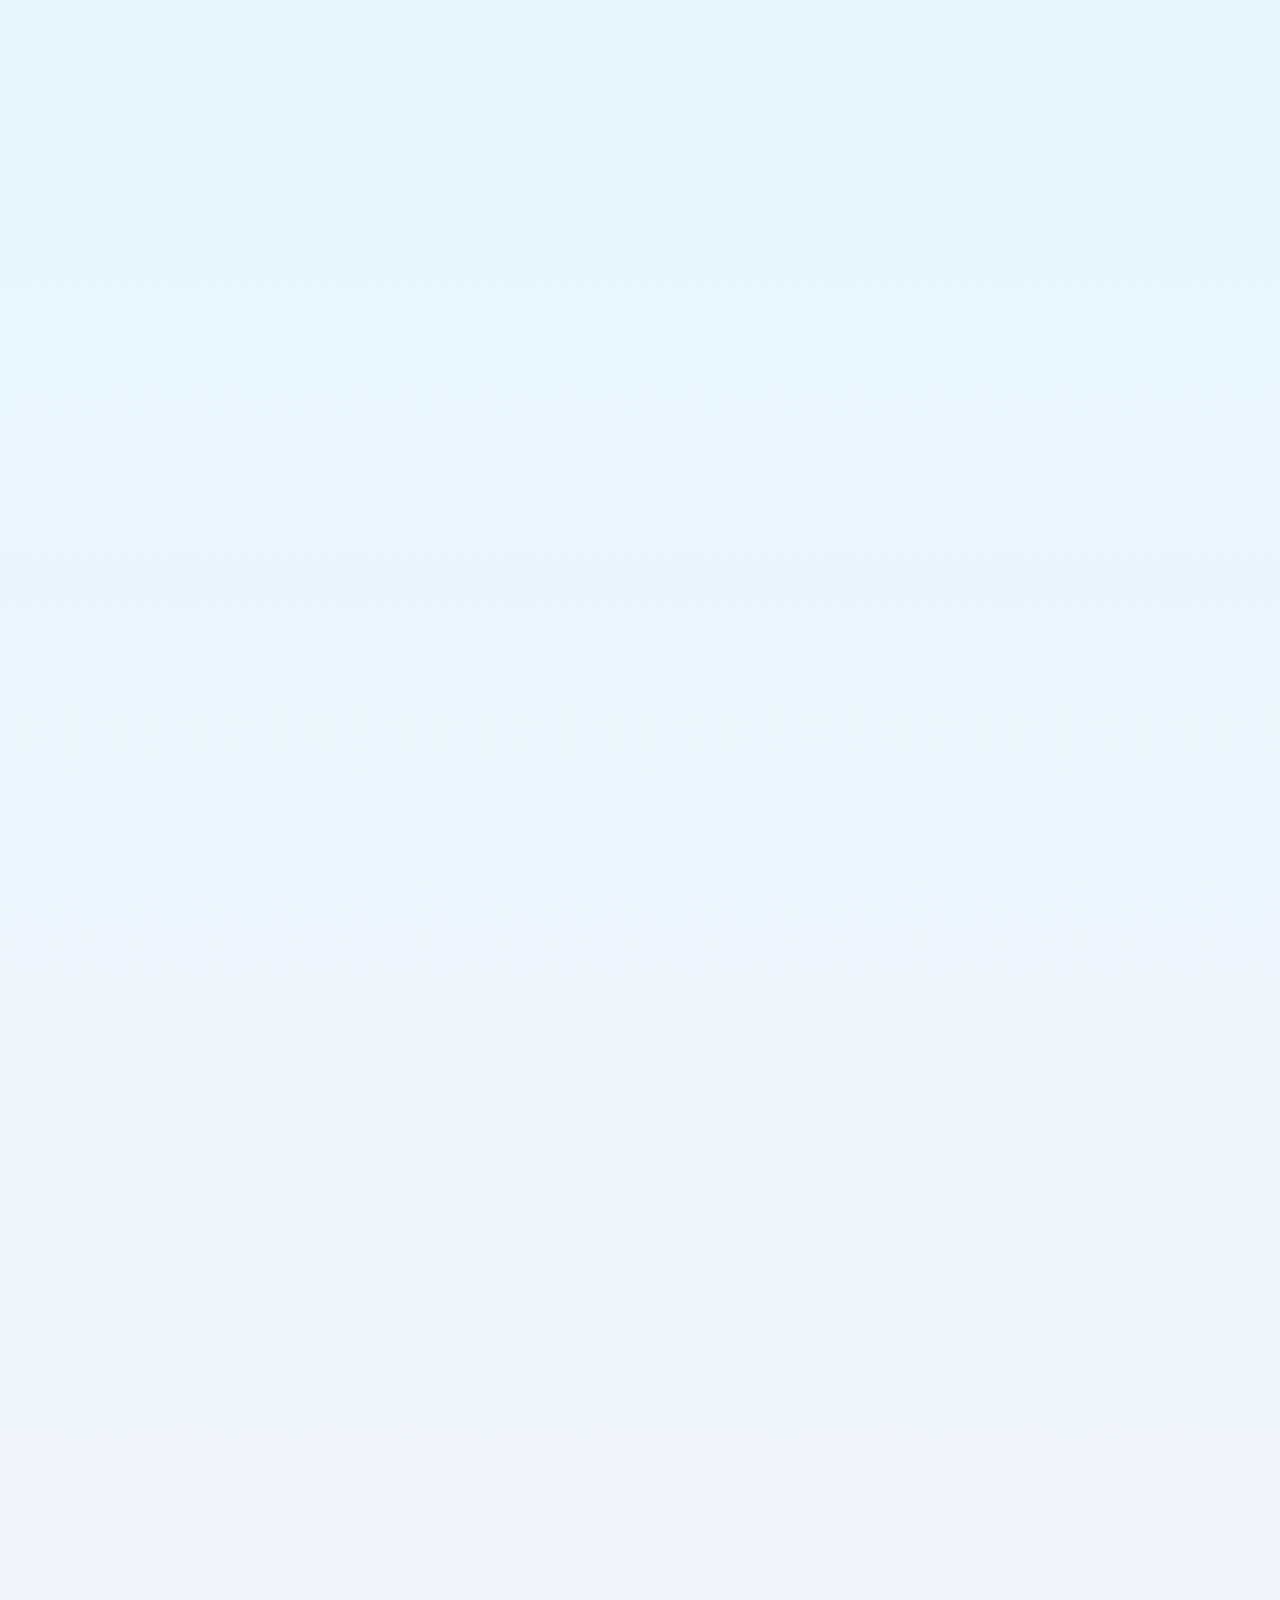
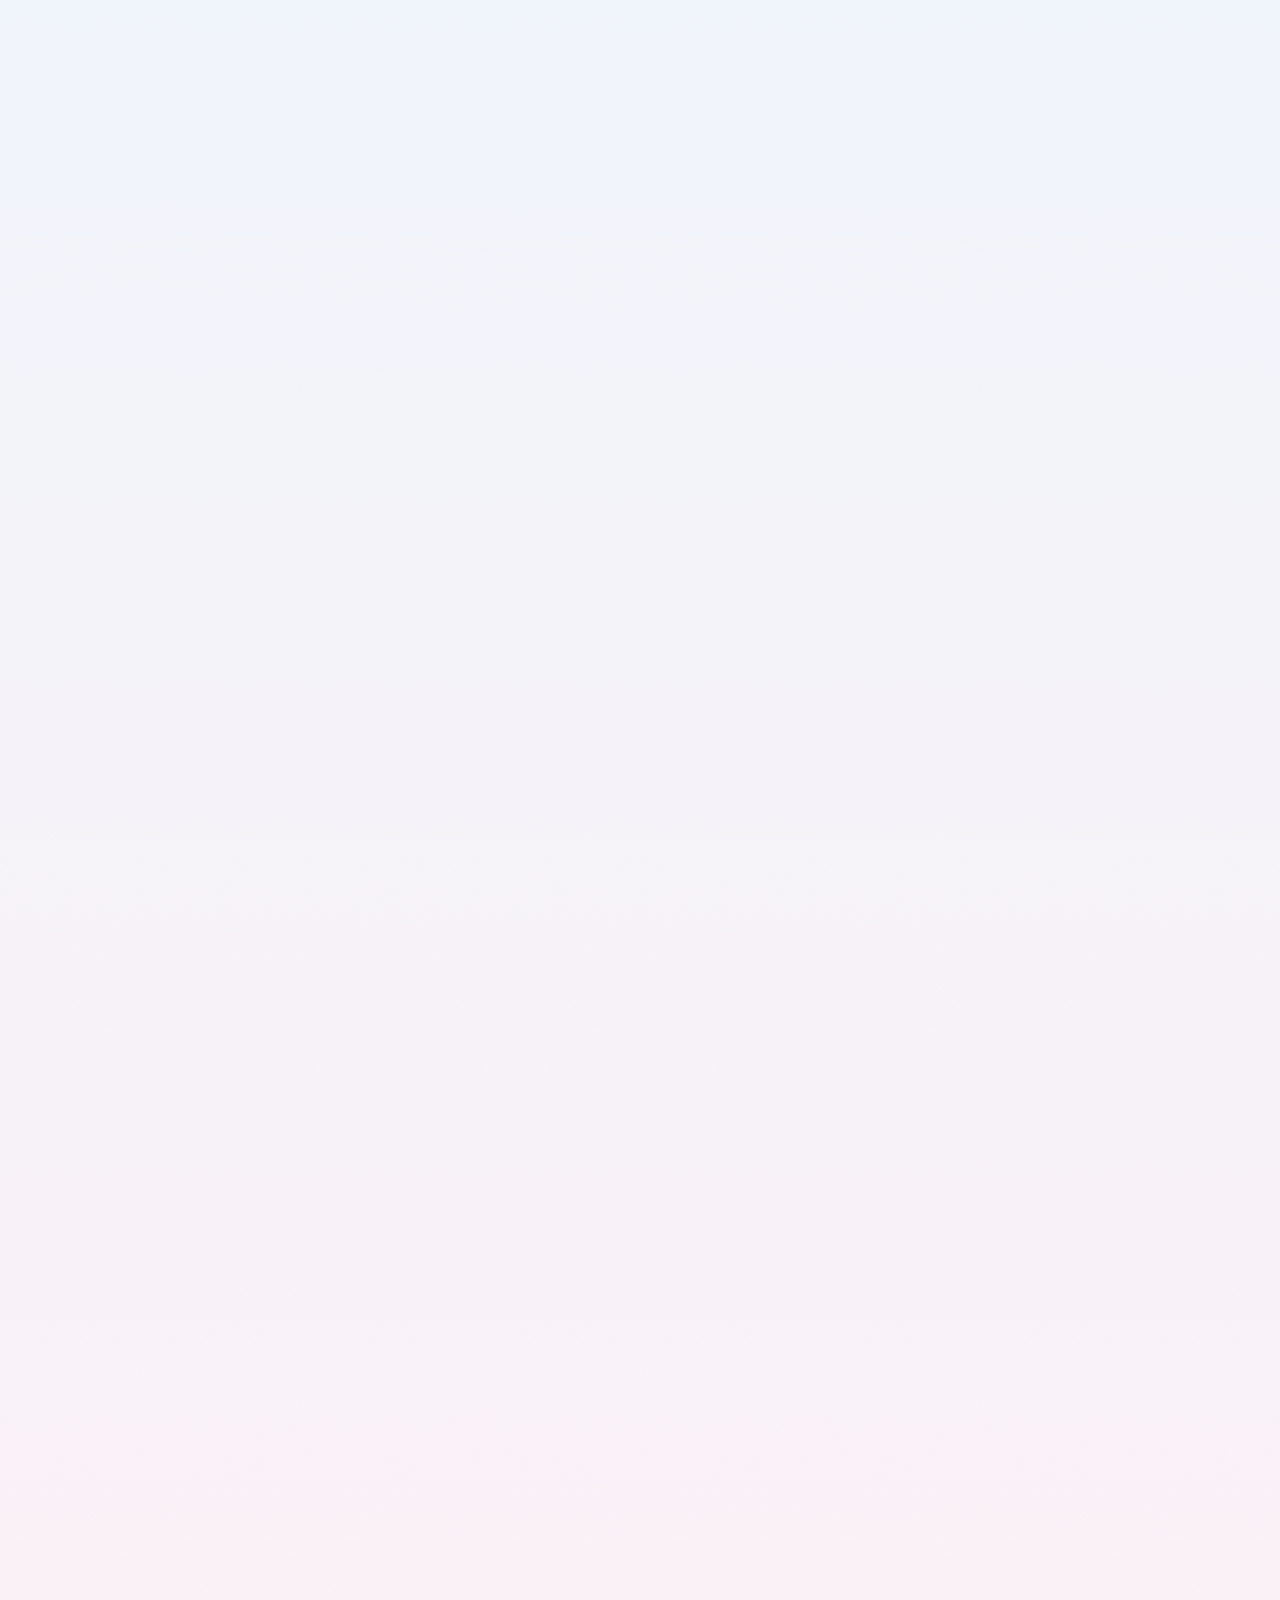
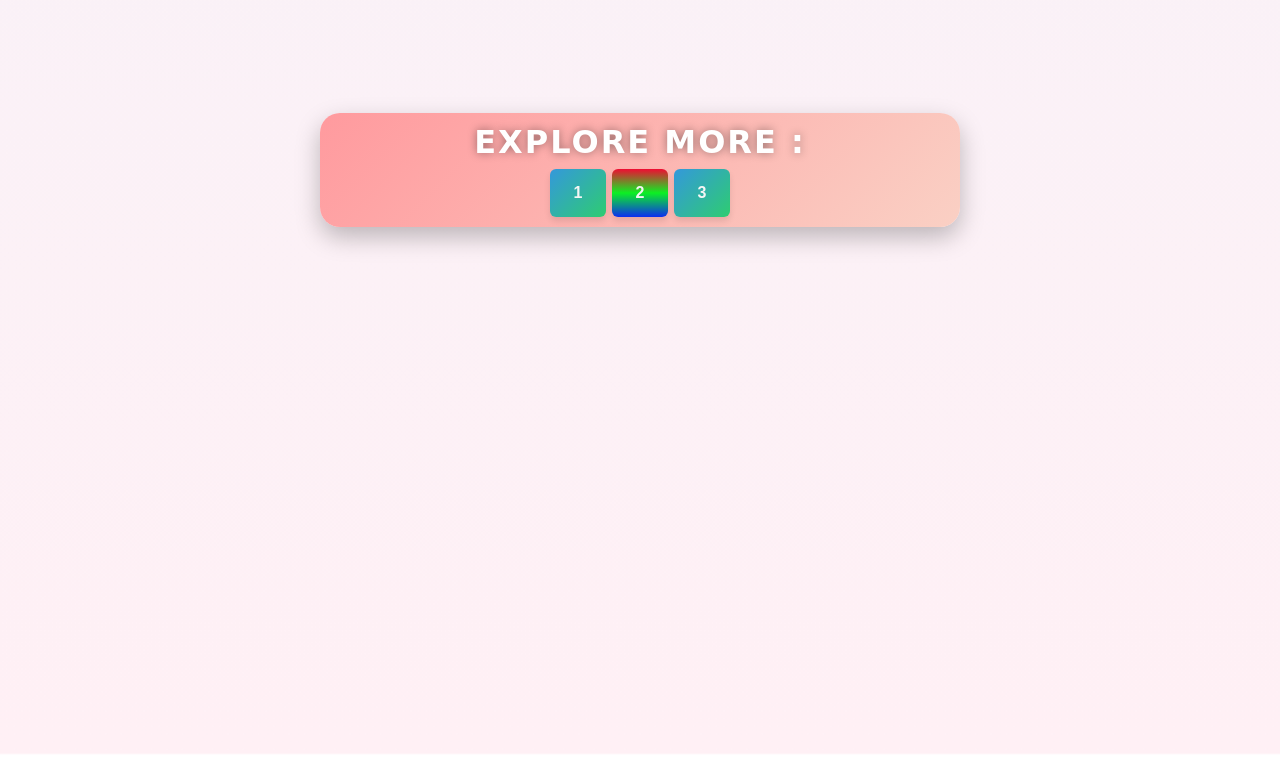
<file: 2.html>
<!DOCTYPE html>
<html lang="en">
<head>
  <meta charset="utf-8">
  <meta name="viewport" content="width=device-width, initial-scale=1">
  <title>The Codex of Cosmos: IDAI Strange Objects</title>
  <!-- Bootstrap CSS -->
  <link rel="stylesheet" type="text/css" href="style.css">
  <link href="https://cdn.jsdelivr.net/npm/bootstrap@5.3.0/dist/css/bootstrap.min.css" rel="stylesheet">
</head>
<body>

<div class="section"> 
  <h2>🌊 IDAI Aquilon Passage — Neon Depths, Ocean Dreams</h2> 
  <center> 
    <img src="IDAI Aquilon Passage.jpg"> 
  </center> 
  <p>
    The IDAI Aquilon Passage is not a tunnel in the conventional sense; it is a sovereign underwater mega‑highway carved into the abyss, a fusion of civil engineering, futuristic art direction, and advanced marine science. Stretching across the ocean floor, it connects distant provinces and islands directly to the mainland, embodying IDAI’s supremacy in transit innovation. Its walls and ceilings are constructed from ultra‑reinforced crystal glass, supported by metallic rings engineered to withstand crushing pressures at extreme depths. As armored vehicles, luxury EVs, and government convoys glide through, passengers are immersed in a living canvas of the deep ocean — sharks drifting past, whales echoing their songs, turtles gliding gracefully, and neon corals glowing like cosmic lanterns. It is not just infrastructure; it is an underwater cathedral of motion, where science transforms the abyss into a dreamscape of light and wonder.
    <br><br>
    The passage’s most breathtaking feature is its futuristic neon lighting system. Quantum LED strips synchronize with auroral patterns, illuminating the tunnel in shifting hues of violet, cyan, and deep blue, replicating the majesty of the northern lights beneath the sea. AI‑driven purifiers maintain fresh, aromatic air circulation, ensuring drivers remain alert and passengers feel rejuvenated even during long journeys. Every detail — from pressure‑resistant alloys to synchronized lighting algorithms — reflects IDAI’s philosophy of merging science with human experience. The Aquilon Passage is more than a road; it is a sanctuary of engineering precision and artistic brilliance, a place where the ocean’s eternal darkness is painted with humanity’s neon dreams. To traverse it is to witness the triumph of imagination over impossibility, a marvel that immortalizes IDAI’s mastery of both technology and nature.
  </p>
</div>

<div class="section"> 
  <h2>🚌 IDAI Double‑Decker Sky Bus — Silent Motion, Skyline Vision</h2> 
  <center> 
    <img src="IDAI Double-Decker Sky Bus.jpg"> 
  </center> 
  <p>
    The IDAI Double‑Decker Sky Bus is a futuristic transit marvel that redefines urban mobility across the megacities of the IDAI Universe. Its aerodynamic body, adorned with glowing neon strips, glides silently along smooth highways and elevated flyovers, projecting elegance and modernity. Unlike traditional buses powered by fossil fuels, this mega bus draws energy wirelessly from the sovereign cosmic renewable grid, ensuring zero emissions and absolute sustainability. Inside its quantum electric motors, vibration‑free propulsion systems deliver motion quieter than sound itself, allowing passengers to travel miles without noise, smoke, or fatigue. It is not just public transport; it is a cinematic experience, a moving sculpture of science and art that transforms daily commutes into journeys of serenity and prestige.
    <br><br>
    The interior architecture is divided into two distinct decks. The lower deck is designed for families and everyday citizens, equipped with AI‑driven seat health tracking and ambient lighting that promotes relaxation. The upper deck is a panoramic vision zone, featuring a transparent crystal roof and expansive windows that immerse travelers in breathtaking skylines, futuristic bridges, and drifting clouds. Each station complements the journey with indoor gardens and interfaith prayer halls, offering spiritual tranquility amidst urban bustle. The Sky Bus embodies IDAI’s philosophy of merging technology with human well‑being, where engineering precision meets cultural harmony. It is more than a vehicle; it is a sanctuary of motion, a symbol of sustainable progress, and a luminous testament to how science can transform daily transit into a skyline vision of peace and wonder.
  </p>
</div>

<div class="section"> 
  <h2>⚔️ Abyssal Harbinger — Blade of Fire, Sword of Legends</h2> 
  <center> 
    <img src="Abyssal Harbinger.jpg"> 
  </center> 
  <p>
    The Abyssal Harbinger is the legendary close‑combat masterpiece of the IDAI Military Defense Wing and Power Rangers arsenal. Forged from rare dark alloy — a cosmic metal resilient against crushing oceanic pressures and the vacuum of deep space — this blade is a living symbol of sovereignty, justice, and supreme leadership. Its angular design, engraved lion motif, and regal frame radiate authority, striking fear into adversaries before the battle begins. When the grip meets the hand of a true Ranger or the Red Marshal, its quantum energy core awakens. In an instant, streams of quantum fire surge along the blade’s edges, igniting into a mesmerizing torrent of red‑blue flames. This is not mere heat; it is engineered plasma, calibrated to slice through armored vehicles, fortified shields, and metallic defenses as effortlessly as a knife through silk. The Harbinger is both weapon and legend, a sword that embodies the eternal oath of guardianship.
    <br><br>
    Its uniqueness lies in the Consciousness Sync AI system. Unlike ordinary weapons, the Harbinger responds only to its rightful wielder, remaining inert and cool to any unworthy touch. This ensures absolute loyalty, preventing misuse and preserving its sanctity as a sovereign artifact. The blade’s quantum fire is harmonized through adaptive plasma regulators, balancing destructive force with protective resonance. In combat, it becomes a beacon of courage, channeling both science and spirit into every strike. To witness the Abyssal Harbinger in motion is to see technology elevated into myth — a fusion of metallurgy, quantum mechanics, and human valor. It is not simply a sword; it is the eternal flame of justice, the immortal guardian of the IDAI Universe, and the ultimate proof that science can forge legends as enduring as the stars themselves.
  </p>
</div>

<div class="section"> 
  <h2>💥 Gravis Tempest — Hovering Might, Plasma Wrath</h2> 
  <center> 
    <img src="Gravis Tempest.jpg"> 
  </center> 
  <p>
    The Gravis Tempest is the ultimate artillery marvel of the IDAI Land Force — a hovering juggernaut that obliterates the boundaries of conventional warfare. Forged with a colossal black metallic frame, its veins of glowing crimson energy radiate psychological terror across battlefields. Unlike traditional tanks or tracked cannons, the Tempest levitates through four quantum anti‑gravity thruster engines, enabling seamless hovering across mud, ice, swamps, or rugged mountains. This levitating architecture transforms the weapon into a mobile fortress, maneuvering with agility despite its massive weight. It is not bound by wheels or tracks; it is bound only by the laws of quantum mechanics, which it bends to its will. To see the Tempest hovering silently above terrain is to witness science fiction made real — a war machine that defies gravity itself.
    <br><br>
    Its destructive core lies in the mega plasma cannon. Instead of firing shells, it converts atmospheric gases into ultra‑thermal plasma energy, unleashing bolts and beams that vaporize bunkers, fortified bases, and armored fleets miles away. Each plasma burst is a miniature star, engineered to annihilate with surgical precision. Yet its AI‑targeting system, synchronized with the Cragnon supercomputer, ensures civilian zones remain untouched, embodying IDAI’s philosophy of justice in warfare. The Tempest is not merely a weapon; it is a legend of hovering might, a wrath of plasma fire harnessed by science. It symbolizes the fusion of quantum propulsion, plasma physics, and ethical targeting into one unstoppable force. When science tears free from the bonds of earth and channels the fury of the skies, the Gravis Tempest stands as the immortal emblem of sovereignty and technological supremacy.
  </p>
</div>

<div class="section"> 
  <h2>🤖 Abyss Phantom Drone — Silent Depths, Hidden Truths</h2> 
  <center> 
    <img src="Abyss Phantom Drone.jpg"> 
  </center> 
  <p>
    The Abyss Phantom Drone is the ultimate underwater marvel of the IDAI Navy Force, engineered for deep‑sea reconnaissance and tactical intelligence. Its sleek, shark‑inspired body and dolphin‑like contours grant it unmatched hydrodynamic efficiency, allowing it to glide through crushing depths thousands of feet below the ocean surface. Built with pressure‑resistant alloys and adaptive nanomaterials, the drone withstands extreme hydrostatic forces while maintaining agility and silence. Its propulsion system is powered by Silent Magnetic Propulsion technology, eliminating mechanical noise and vibration. This makes the Phantom invisible to enemy sonar and radar, enabling it to infiltrate hostile waters undetected. It is not just a drone; it is the unseen eye of the empire, a sovereign sentinel that transforms the abyss into a theater of intelligence.
    <br><br>
    At the core of its tactical supremacy lies the Quantum Sonar Lattice. Unlike conventional sonar that emits detectable waves, this lattice uses ultra‑sensitive quantum receivers to construct precise three‑dimensional holographic maps of the ocean floor without disturbing marine ecosystems. Every submarine movement, hidden base, or covert installation is captured and transmitted in real‑time to the Cragnon supercomputer, ensuring flawless coordination with naval fleets. Its AI systems integrate predictive algorithms to anticipate enemy maneuvers, while encrypted communication channels guarantee secure data flow across the IDAI defense grid. The Abyss Phantom Drone is more than a machine; it is a living embodiment of stealth, science, and sovereignty. When technology pierces the eternal darkness of the ocean to safeguard humanity, the Phantom Drone becomes an immortal legend — a silent guardian of truth hidden in the depths.
  </p>
</div>

<div class="section"> 
  <h2>🚢 Shadow Leviathan — Invisible Below, Unstoppable Within</h2> 
  <center> 
    <img src="Shadow Leviathan.jpg"> 
  </center> 
  <p>
    The Shadow Leviathan is the sovereign abyssal predator of the IDAI Navy Force, a mega‑submarine engineered for ultimate strategic defense. Operating thousands of feet beneath the ocean surface, where sunlight never penetrates, it reigns as an unstoppable phantom of the deep. Its jagged metallic frame, fused with obsidian stone and quantum carbon alloys, absorbs enemy sonar and radar waves, rendering it invisible to detection. This stealth architecture transforms the Leviathan into a ghost ship, gliding silently through eternal darkness while radiating faint crimson‑blue energy pulses from its ridged hull — a spectral warning to those who dare oppose it. To witness its motion is to confront the embodiment of fear and sovereignty beneath the waves.
    <br><br>
    Its offensive and defensive supremacy lies in the integrated Nuclear Triad and hypersonic missile platforms. From beneath the ocean, it can strike any target across the map with precision, annihilating threats before they surface. The Leviathan’s energy core is directly linked to the solar‑quantum grid via satellite synchronization, enabling months‑long missions without refueling or oxygen replenishment. Inside, adaptive AI systems coordinate with the Cragnon supercomputer, ensuring flawless targeting while safeguarding civilian zones. It is not merely a submarine; it is a fortress of invisibility, a sovereign shield forged from science and myth. When technology fuses stealth metallurgy, quantum energy, and strategic firepower, the Shadow Leviathan emerges as the immortal guardian of the abyss — invisible below, unstoppable within, and eternal in its dominion.
  </p>
</div>


<div class="section"> 
  <h2>✈️ Air Craft – Stellar Revenant — Stealth Beyond, Future Engraved</h2> 
  <center> 
    <img src="Air Craft - Stellar Revenant.jpg"> 
  </center> 
  <p>
    The Stellar Revenant is the sixth‑generation trans‑atmospheric fighter of the IDAI Air Force, engineered to dominate both sky and space. It is not a conventional jet; it is a stealth vessel capable of piercing the edge of the atmosphere and striking across cosmic boundaries. Its matte‑black aerodynamic frame, etched with glowing red‑blue runic energy codes, radiates psychological fear before battle even begins. Constructed from aerospace‑grade quantum carbon composites, the Revenant absorbs radar waves entirely, rendering itself invisible to detection. Its propulsion system is powered by Quantum Twin‑Thruster mechanics, drawing wireless energy directly from the Morphex Tower and the cosmic grid. This enables it to fly faster than sound in absolute silence, a phantom of the skies that redefines aerial supremacy.
    <br><br>
    The Revenant’s offensive core lies in its real‑time quantum satellite link with the Cragnon supercomputer. Acting as the mother‑ship hub for autonomous Phantom Swarm drones, it can jam and dismantle enemy air defense systems within seconds. Its AI‑driven targeting ensures surgical precision, while adaptive stealth algorithms continuously recalibrate its invisibility profile against evolving detection technologies. Inside, the cockpit integrates holographic neural interfaces, allowing pilots to synchronize directly with the aircraft’s quantum systems. This fusion of stealth metallurgy, trans‑atmospheric propulsion, and drone command transforms the Revenant into more than a fighter — it is a sovereign legend. When science engraves the future into the skies and cloaks dominance in silence, the Stellar Revenant stands as the immortal masterpiece of the IDAI Universe: stealth beyond, future engraved.
  </p>
</div>

<div class="section"> 
  <h2>🌟 Super Power Star — Core of Cosmos, Heart of Rangers</h2> 
  <center> 
    <img src="Super Power Star.jpg"> 
  </center> 
  <p>
    The Super Power Star is the primordial energy core of the IDAI Power Rangers Universe, a sovereign marvel forged within Neptune’s Morphex Tower and charged by the primal plasma fire of Proxima Centauri. It is not a battery, nor a generator; it is the eternal heart of cosmic energy, a relic that embodies both science and spirit. Its quadrangular frame, engraved with the roaring lion emblem of IDAI, radiates valor and protection, symbolizing the guardianship of humanity. When activated within a Ranger’s morpher or belt mechanics, the Star synchronizes flawlessly with the Cragnon supercomputer, establishing a quantum resonance that channels stellar fire into luminous shields and healing light. It is the alchemy of astrophysics and faith, transforming destructive plasma into protective radiance.
    <br><br>
    The Star’s scientific architecture is unparalleled. Its plasma regulators filter raw stellar energy into ultra‑clean power streams, fueling the Rangers’ luminous suit armor and continuously charging their cosmic blasters. Its quantum synchronization ensures that every pulse of energy harmonizes with human physiology, empowering Rangers without harm. More than a weapon, it is a covenant: a promise that the fury of stars can be harnessed for selfless service. The Super Power Star is both mechanical and mystical, a sovereign artifact that immortalizes the union of cosmic fire and human guardianship. To witness its glow is to see the cosmos itself condensed into trust, courage, and eternal protection. It is the beating heart of the Rangers, the core of the cosmos, and the immortal masterpiece of IDAI’s vision.
  </p>
</div>

<form class="super">
  <center>
    <h1>Explore More :</h1>
    <a href="index.html" class="btn-special">1</a>
    <a href="#" class="btn-special s">2</a>
    <a href="3.html" class="btn-special">3</a>
  </center>
</form><br><br>


<div class="special-div">
	<h2>Powered By:</h2>
	<center>
		<a href="https://rayaantasnim.github.io/username.github.io-IDAI-company-/"><img src="Logo.jpg"></a>
	</center>
</div>

<script src="script.js"></script>
</body>
</html>
</file>
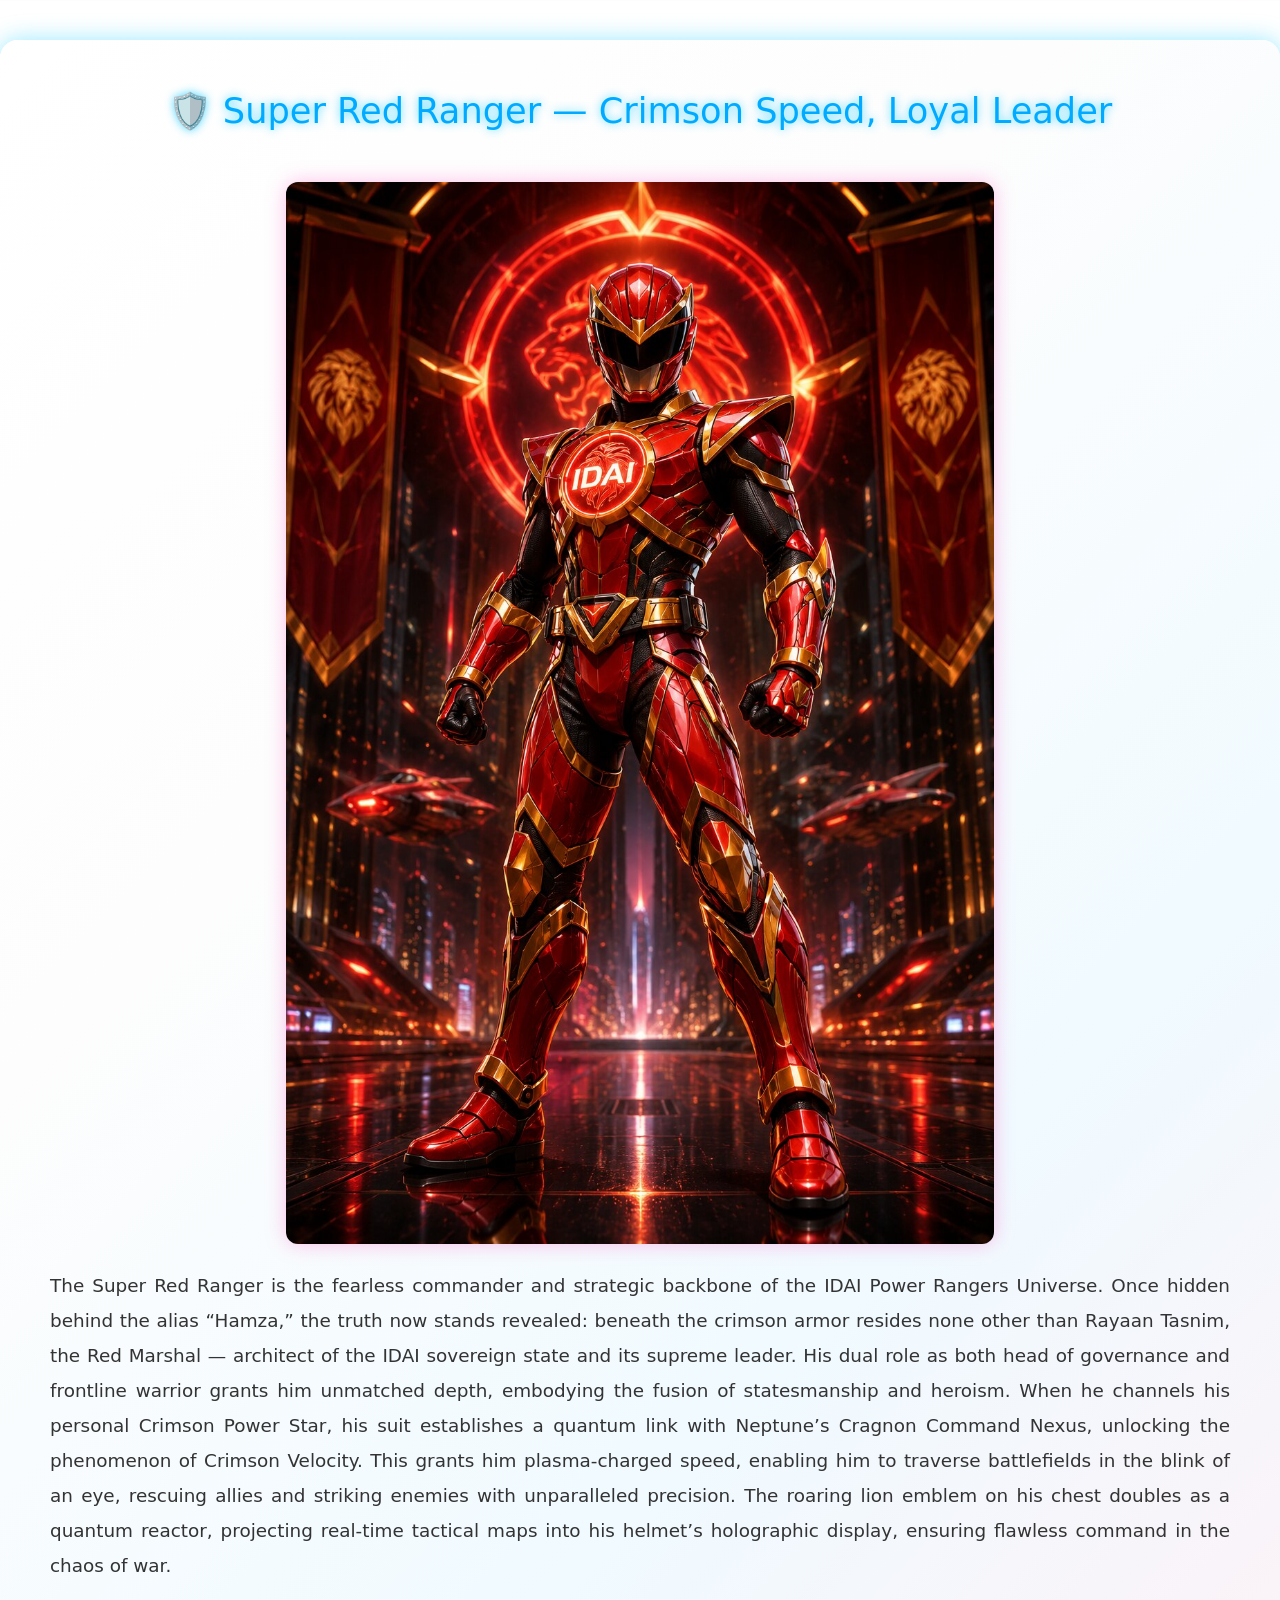
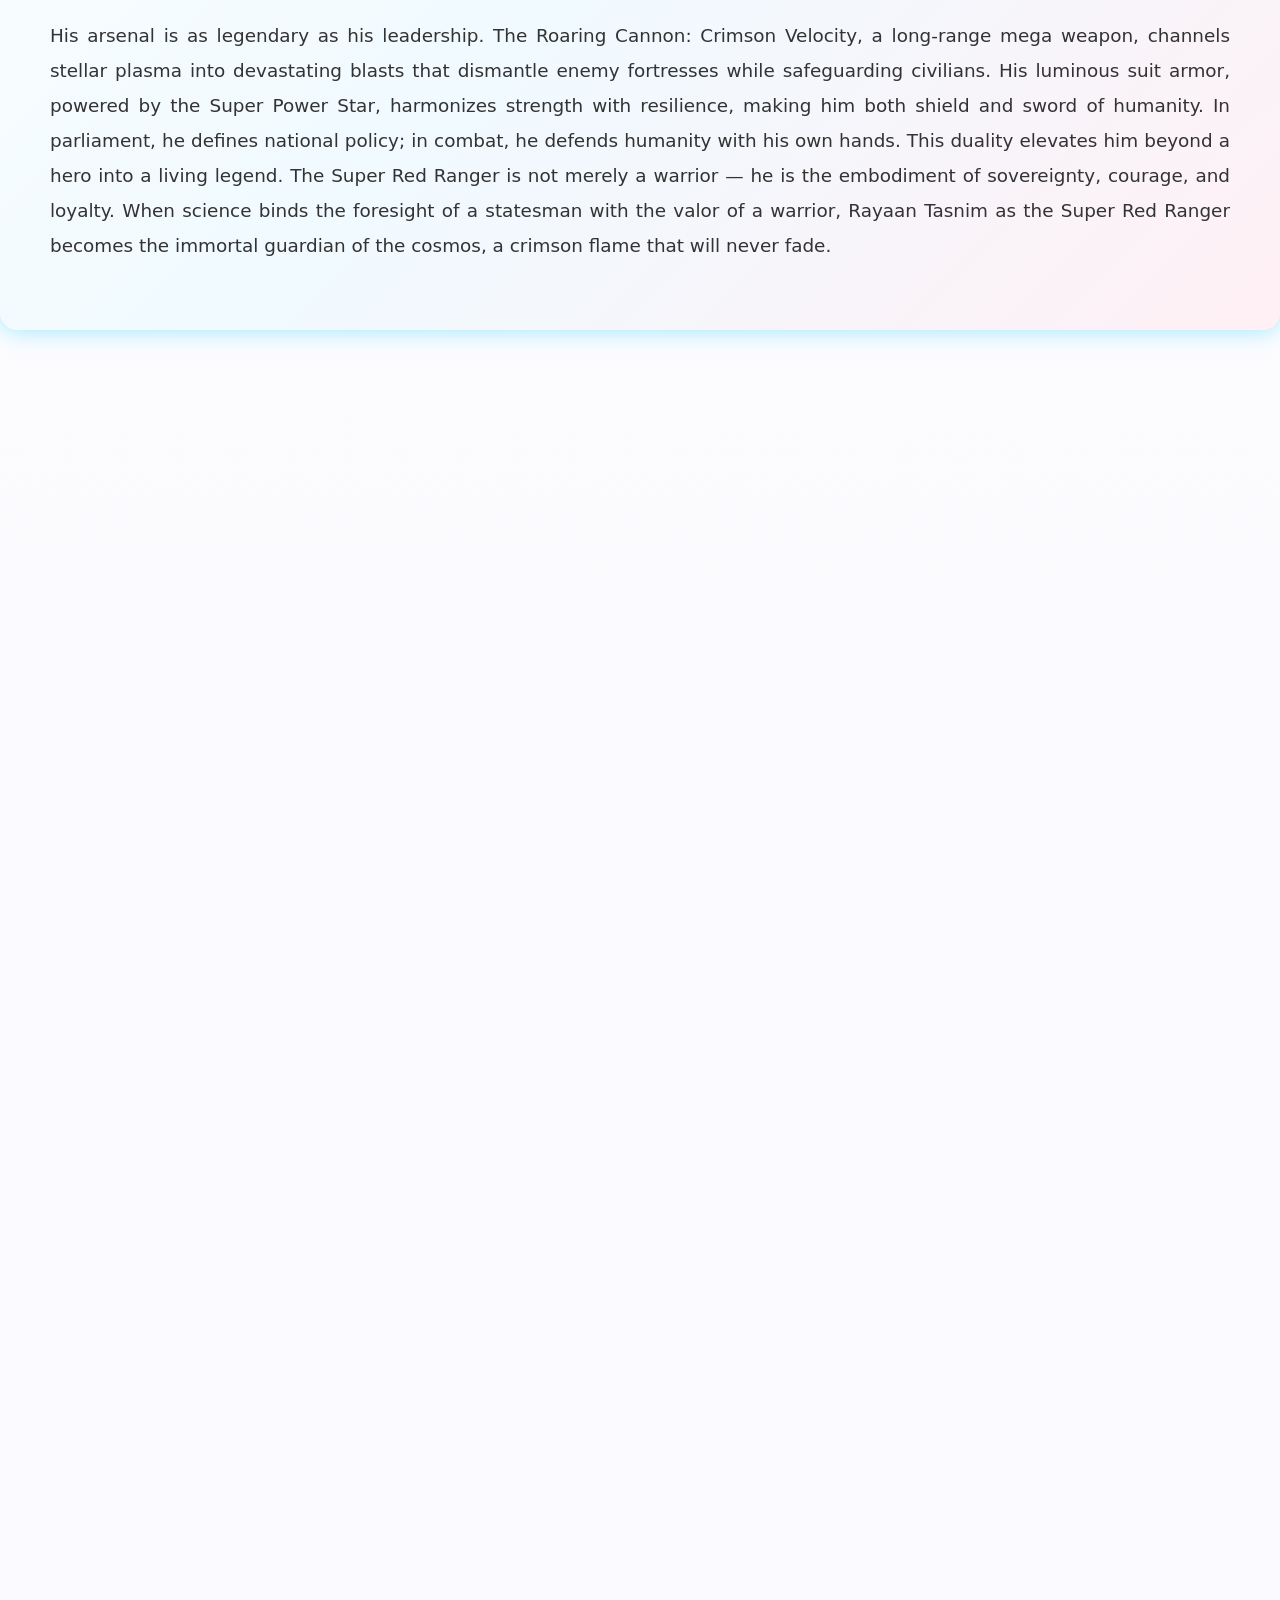
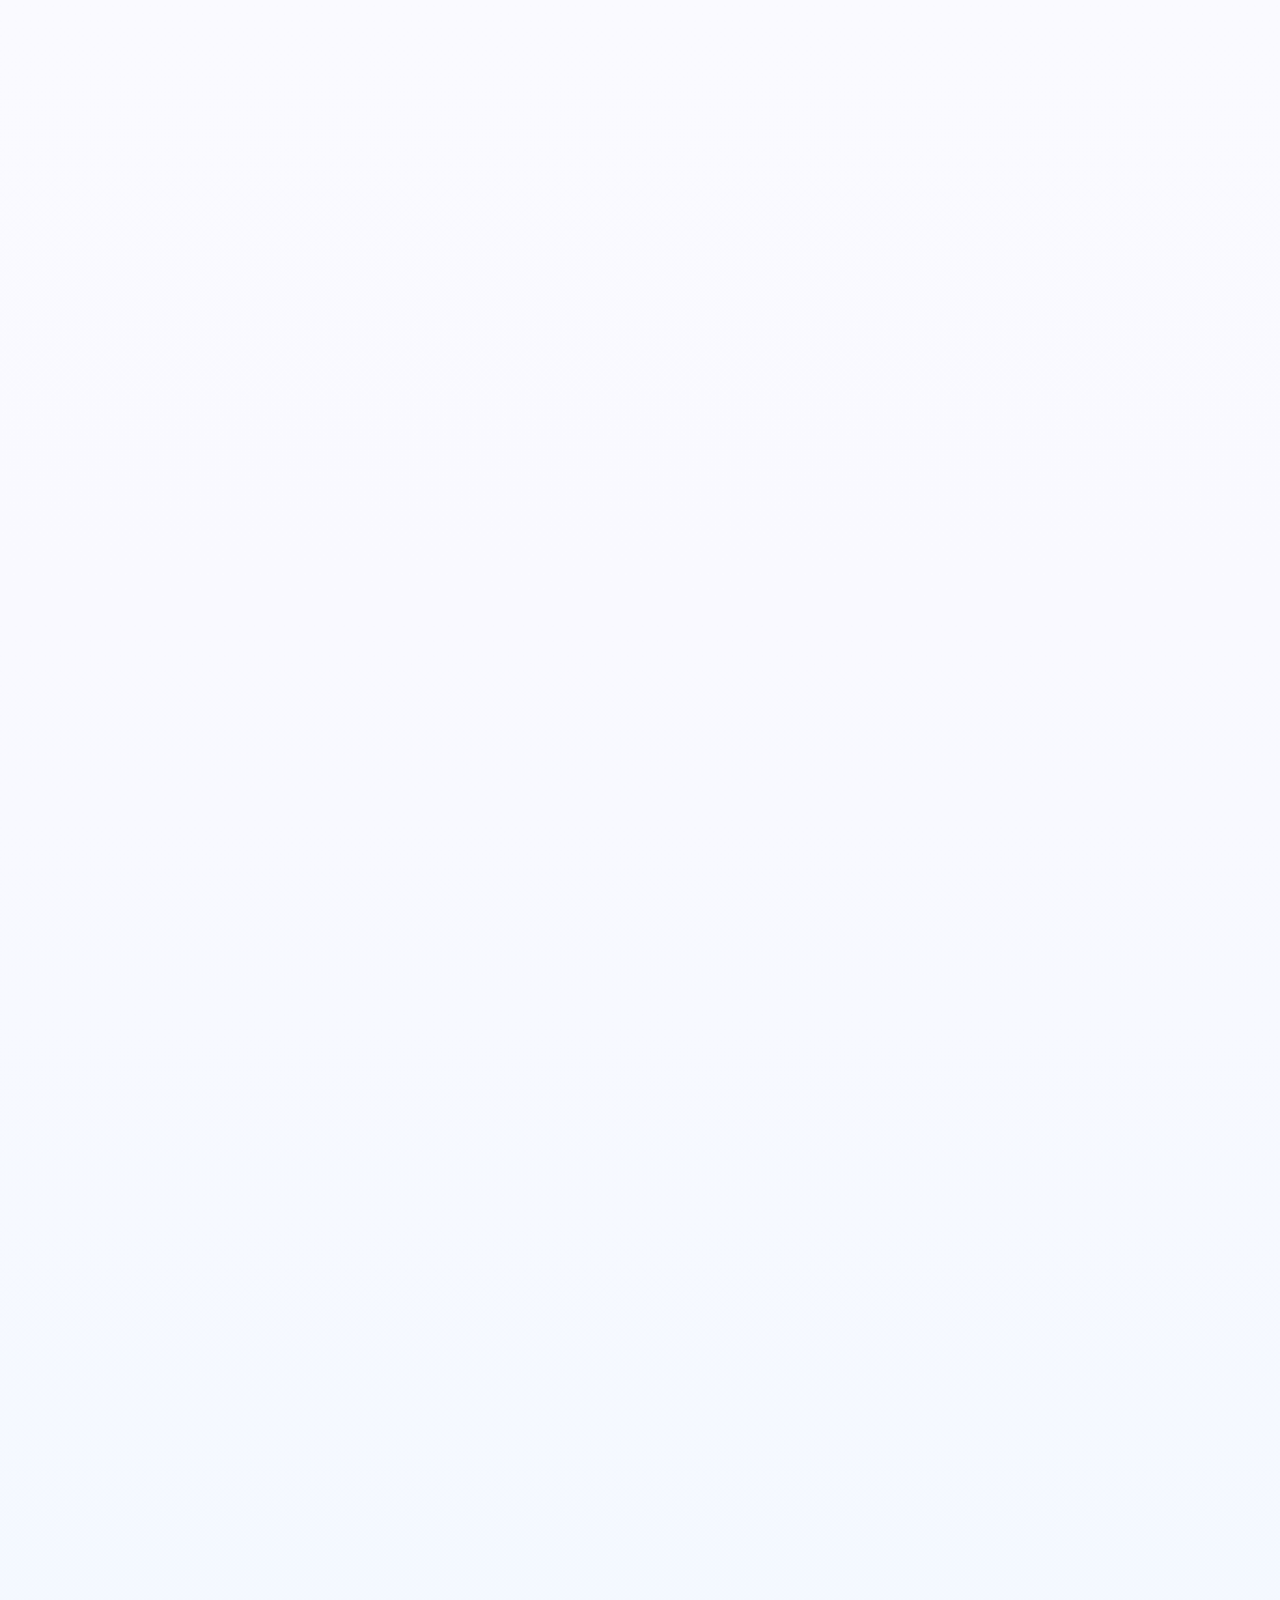
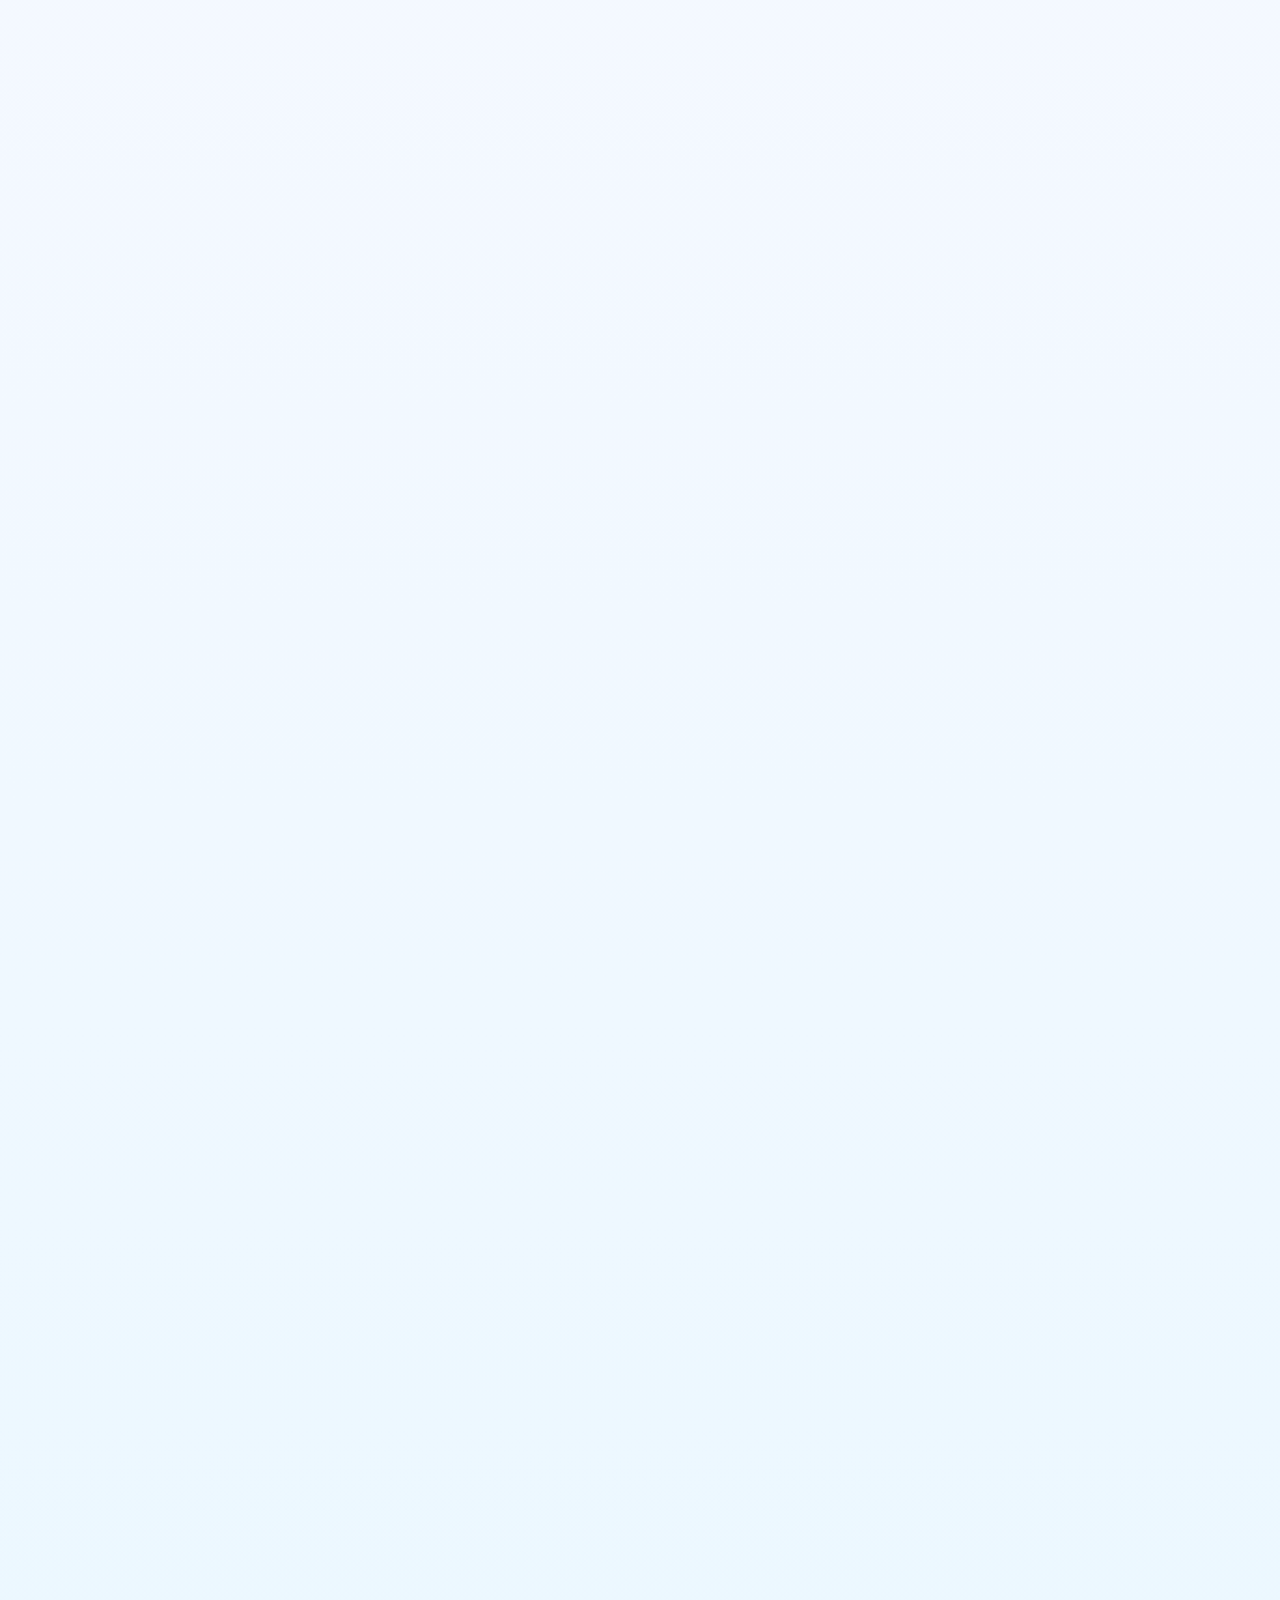
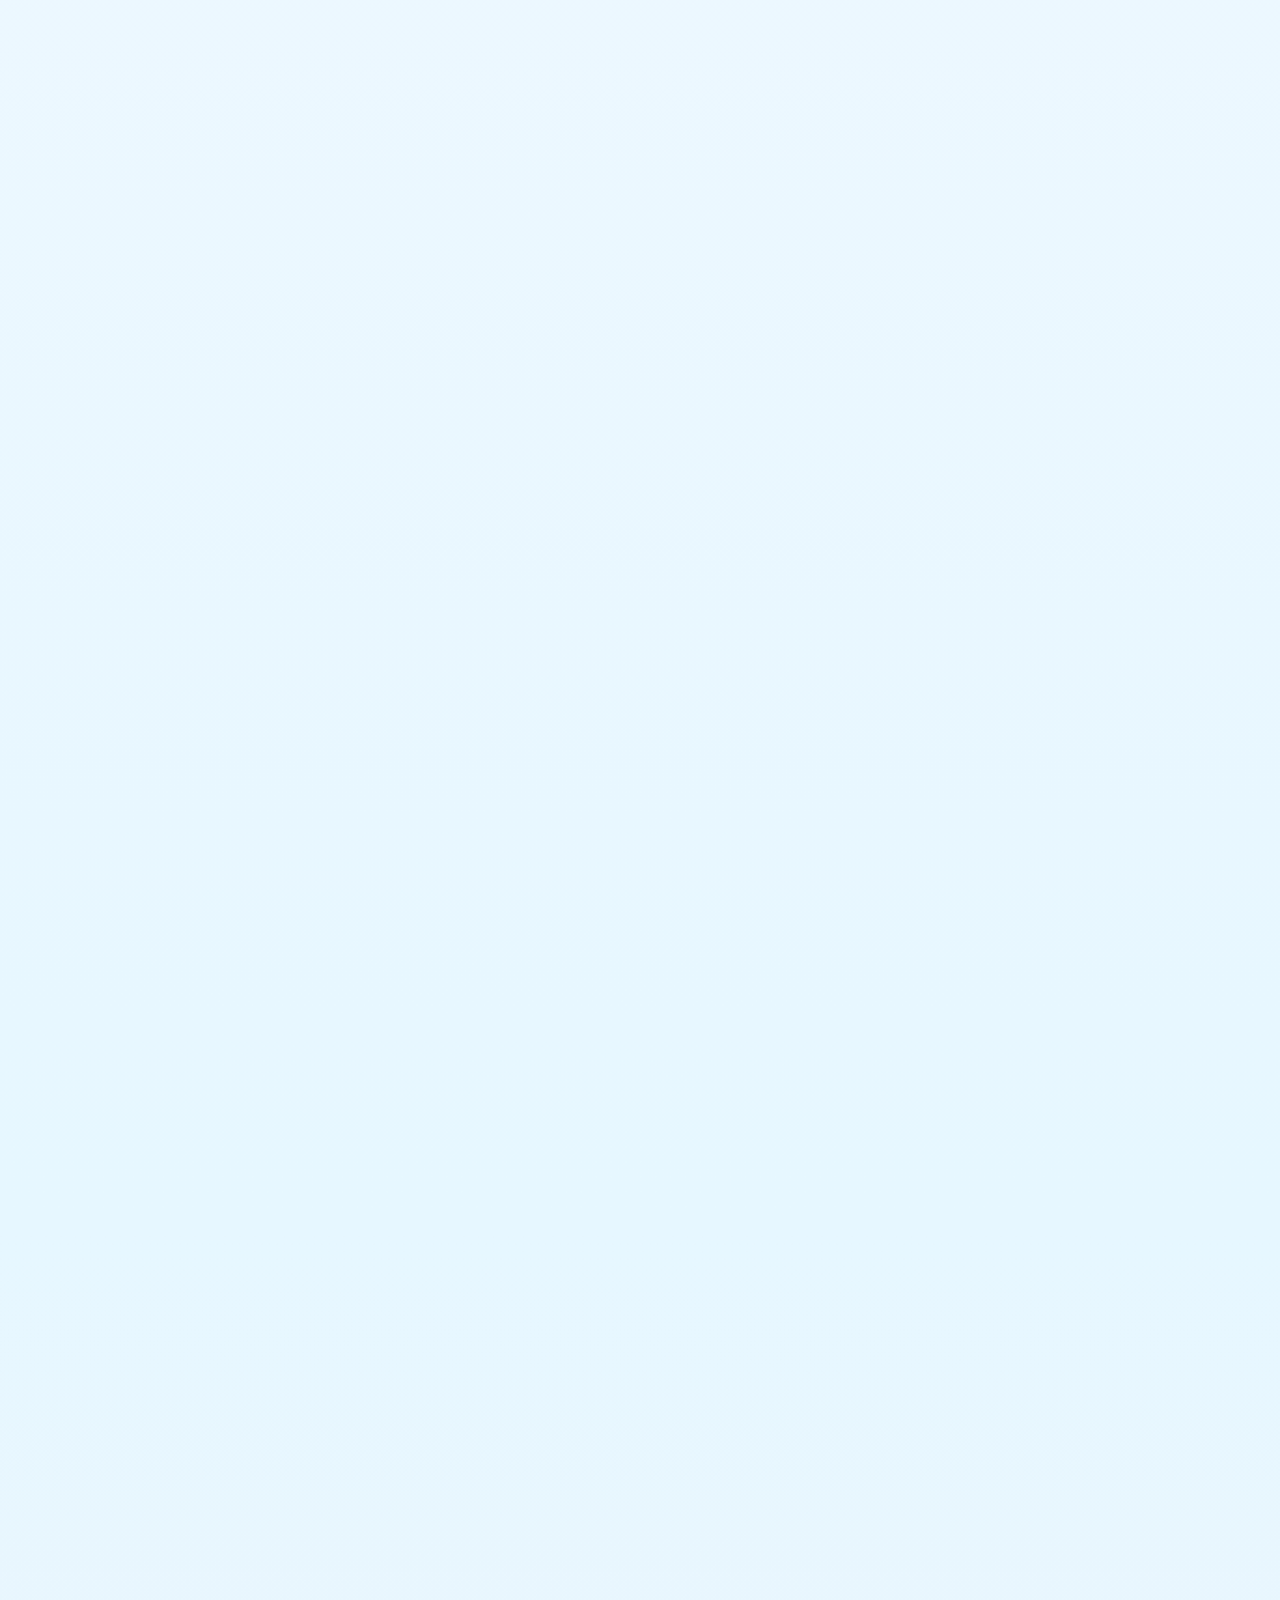
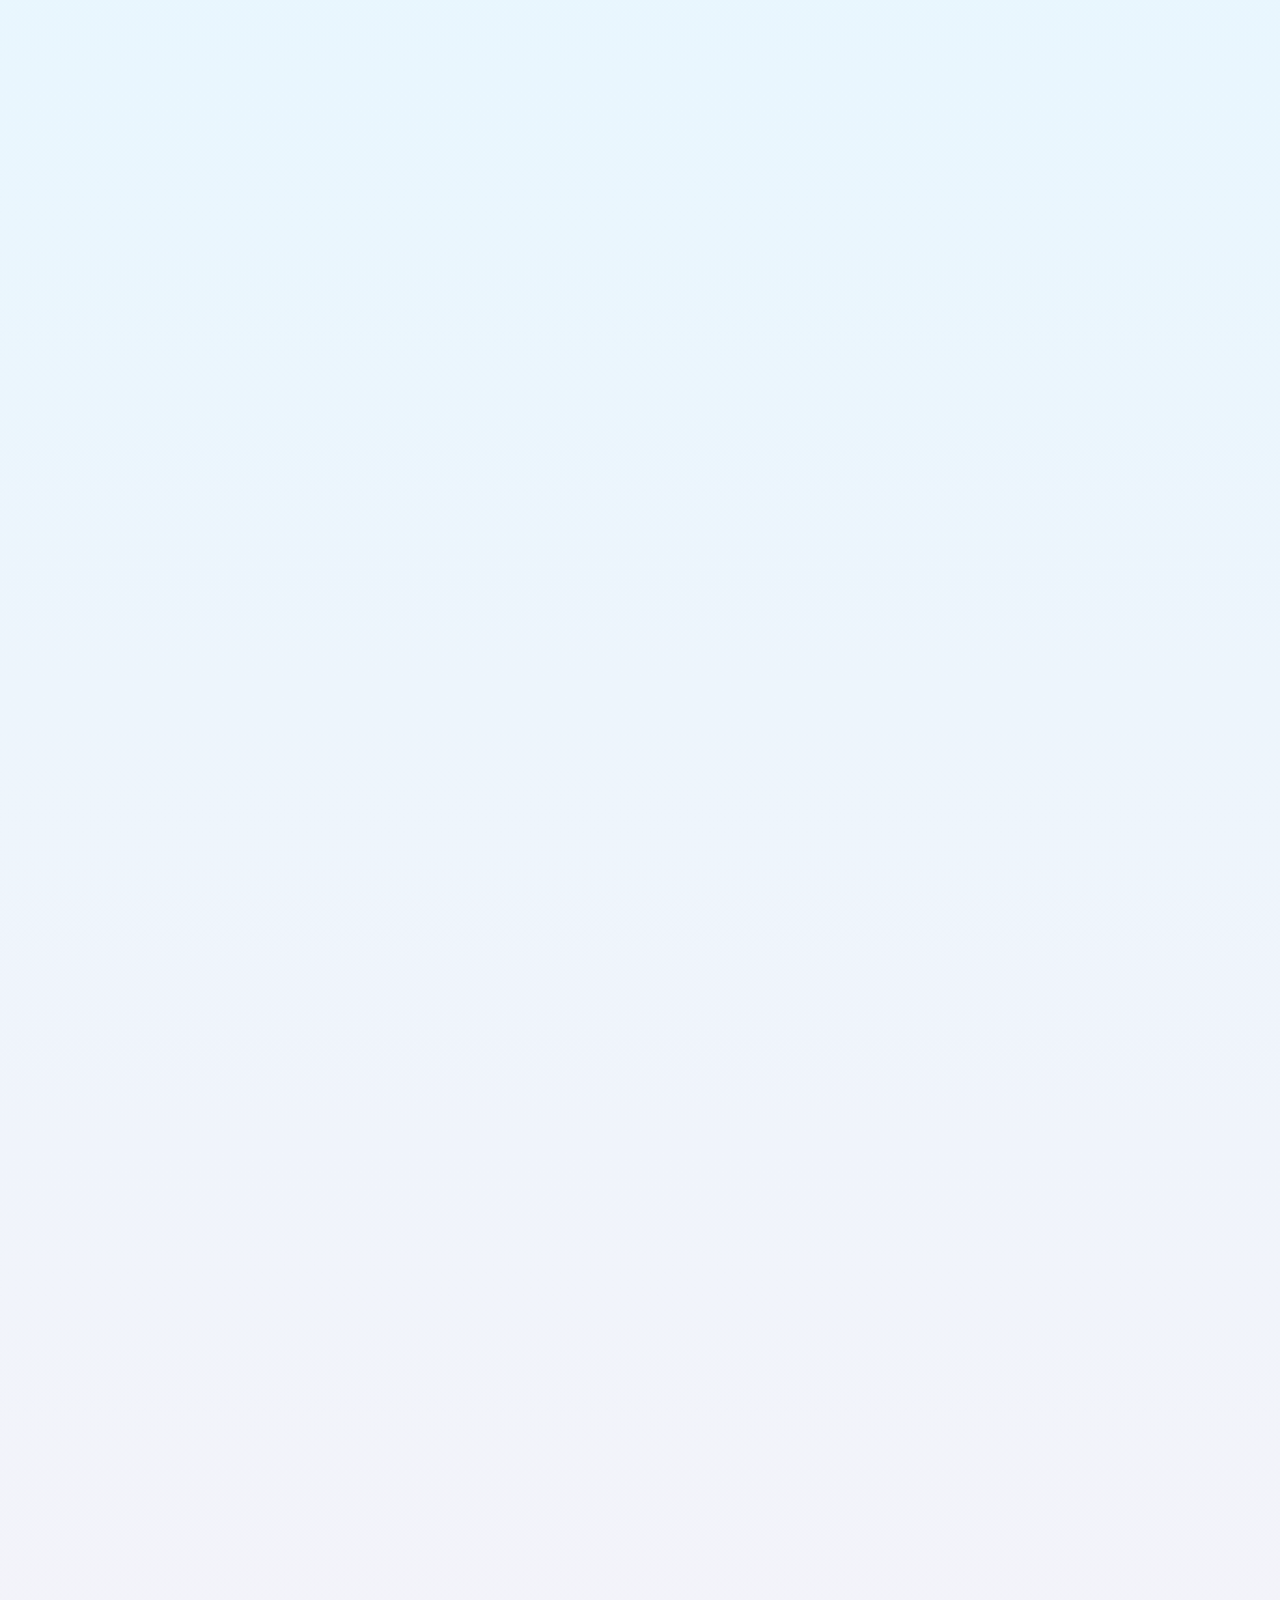
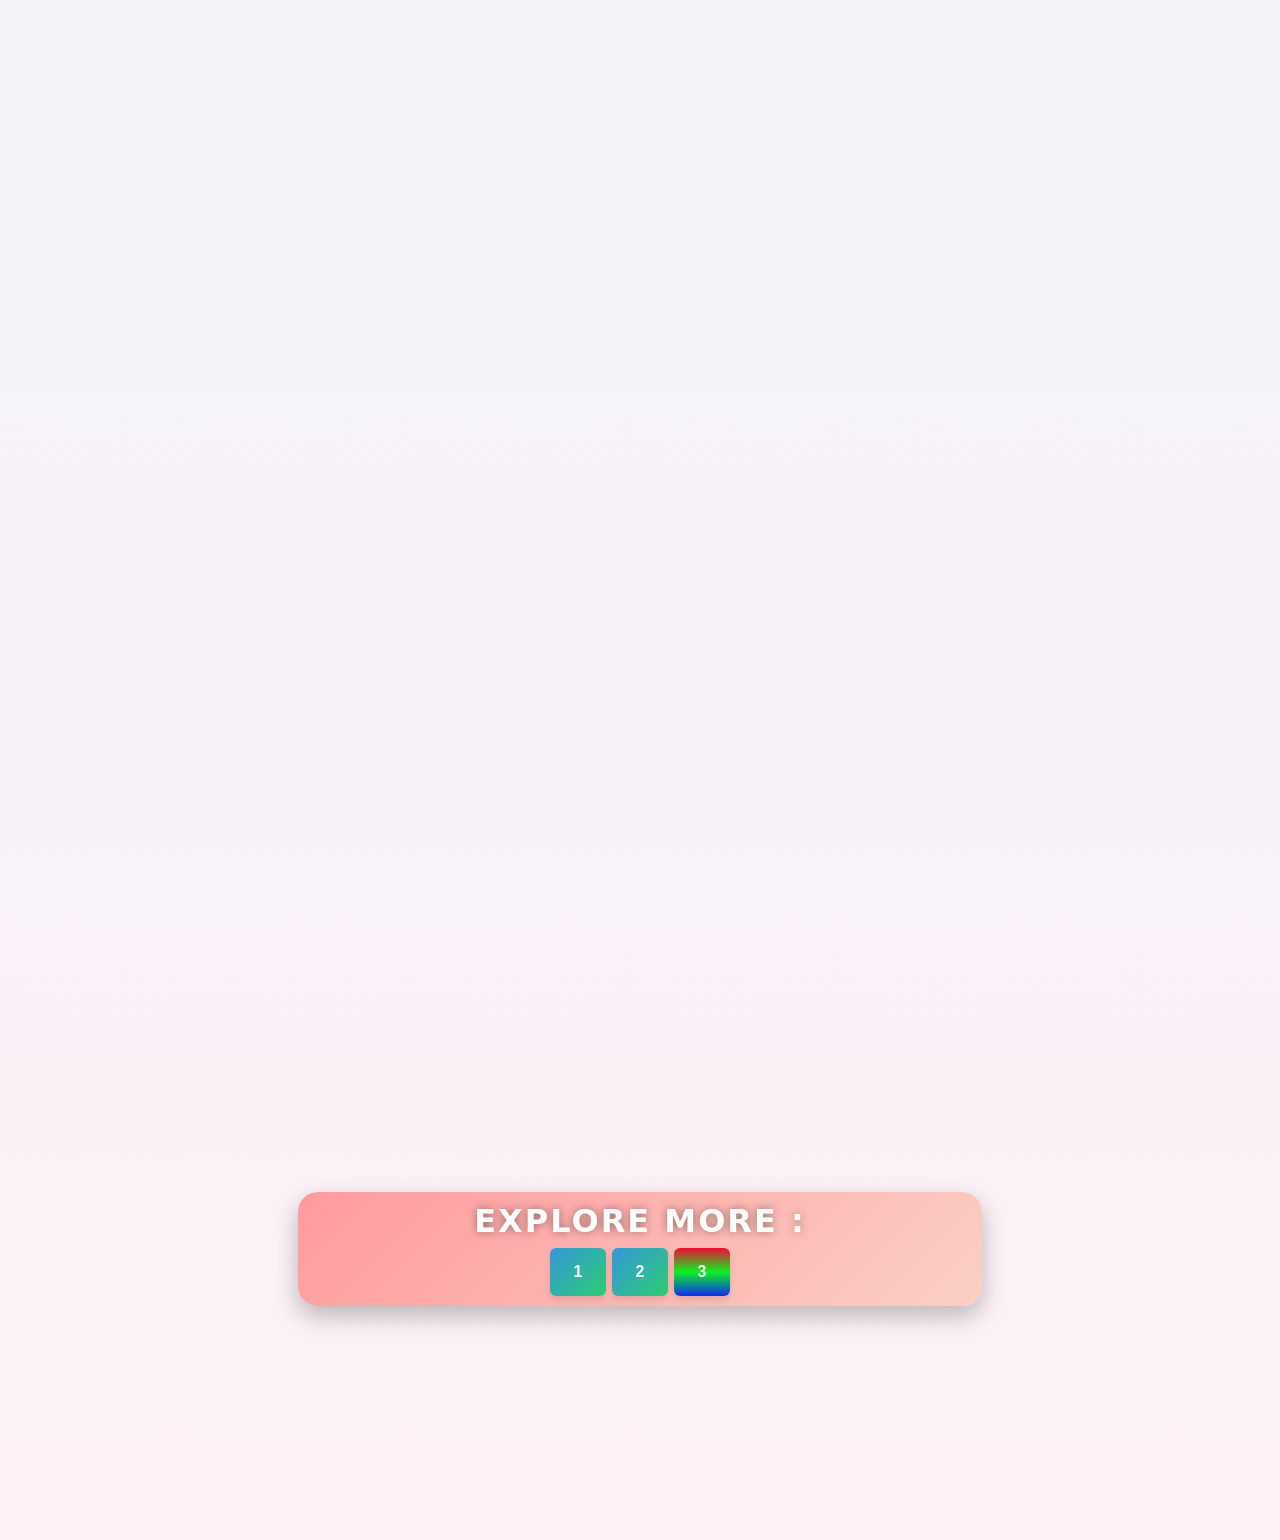
<file: 3.html>
<!DOCTYPE html>
<html lang="en">
<head>
  <meta charset="utf-8">
  <meta name="viewport" content="width=device-width, initial-scale=1">
  <title>The Codex of Cosmos: IDAI Strange Objects</title>
  <!-- Bootstrap CSS -->
  <link rel="stylesheet" type="text/css" href="style.css">
  <link href="https://cdn.jsdelivr.net/npm/bootstrap@5.3.0/dist/css/bootstrap.min.css" rel="stylesheet">
</head>
<body>

<div class="section"> 
  <h2>🛡️ Super Red Ranger — Crimson Speed, Loyal Leader</h2> 
  <center> 
    <img src="Super Red Ranger.jpg"> 
  </center> 
  <p>
    The Super Red Ranger is the fearless commander and strategic backbone of the IDAI Power Rangers Universe. Once hidden behind the alias “Hamza,” the truth now stands revealed: beneath the crimson armor resides none other than Rayaan Tasnim, the Red Marshal — architect of the IDAI sovereign state and its supreme leader. His dual role as both head of governance and frontline warrior grants him unmatched depth, embodying the fusion of statesmanship and heroism. When he channels his personal Crimson Power Star, his suit establishes a quantum link with Neptune’s Cragnon Command Nexus, unlocking the phenomenon of Crimson Velocity. This grants him plasma‑charged speed, enabling him to traverse battlefields in the blink of an eye, rescuing allies and striking enemies with unparalleled precision. The roaring lion emblem on his chest doubles as a quantum reactor, projecting real‑time tactical maps into his helmet’s holographic display, ensuring flawless command in the chaos of war.
    <br><br>
    His arsenal is as legendary as his leadership. The Roaring Cannon: Crimson Velocity, a long‑range mega weapon, channels stellar plasma into devastating blasts that dismantle enemy fortresses while safeguarding civilians. His luminous suit armor, powered by the Super Power Star, harmonizes strength with resilience, making him both shield and sword of humanity. In parliament, he defines national policy; in combat, he defends humanity with his own hands. This duality elevates him beyond a hero into a living legend. The Super Red Ranger is not merely a warrior — he is the embodiment of sovereignty, courage, and loyalty. When science binds the foresight of a statesman with the valor of a warrior, Rayaan Tasnim as the Super Red Ranger becomes the immortal guardian of the cosmos, a crimson flame that will never fade.
  </p>
</div>

<div class="section"> 
  <h2>🤖 Super Mega Zord — United Titans, One Colossal Force</h2> 
  <center> 
    <img src="Super Mega Zord.jpg"> 
  </center> 
  <p>
    The Super Mega Zord is the ultimate mechanical titan of the IDAI Power Rangers Universe, activated only when cosmic threats surpass the strength of individual Zords. Commanded directly by Neptune’s Cragnon supercomputer, this colossal fusion embodies the union of six Guardian Zords — Panther, Leopard, Rhino, Wolf, Unicorn, and Tank — into one sovereign war machine. Its architecture is powered by the Super Mega Zord Power Star, a reactor infused with pure quantum energy harvested from Proxima Centauri. Each Zord contributes a vital essence: the Red Panther forms the agile core and mind, the Yellow Lioness provides the resilient body frame, the Blue Eagle spreads wings of foresight, the Pink Rhino balances brute strength, the Gold Unicorn crowns the titan with regal authority, and the Steel Tank anchors its indomitable foundation. At its chest glows the roaring lion emblem of IDAI, a symbol of courage and eternal guardianship.
    <br><br>
    Its battlefield supremacy lies in two unparalleled systems: self‑repair nanotechnology and the Atomic Beast Blaster. When struck, swarms of internal nanobots instantly reconstruct damaged armor, ensuring relentless endurance. The Atomic Beast Blaster channels stellar plasma into devastating bursts, capable of annihilating fortified enemy strongholds in seconds. Yet its true power resonates with the leadership of Red Marshal Rayaan Tasnim, whose courage and discipline synchronize with the Zord’s core, unlocking its supreme potential. The Super Mega Zord is not merely a machine; it is the embodiment of unity, science, and sovereignty. When fourteen Zords converge into one colossal force, humanity gains its final shield — an immortal guardian standing as the last bastion of honor and hope. It is the zenith of mechanical evolution, the living legend of IDAI’s cosmic covenant.
  </p>
</div>

<div class="section"> 
  <h2>✨ IDAI Power Rangers Power Stars — Activate the Light, Shield the Soul</h2> 
  <center> 
    <img src="IDAI Power Rangers Power Stars.jpg"> 
  </center> 
  <p>
    The Power Stars are the sacred sub‑quantum reactors of the IDAI Universe, the very keys to transformation and strength for every humanitarian Ranger. Forged within Neptune’s Morphex Tower and engraved with the roaring lion emblem of IDAI, each Star embodies valor and eternal protection. They are not mere medals or ornaments; they are living conduits of cosmic fire. When inserted into a Ranger’s morpher or belt mechanics, the Stars capture stellar energy from Proxima Centauri across 4.2 light years, channeling it wirelessly into the battlefield. Through flawless synchronization with the Cragnon supercomputer, they filter destructive plasma into luminous armor and invincible shields, transforming stellar fury into healing radiance. The Power Stars are the covenant between science and guardianship, the eternal promise that the fire of stars can be wielded for humanity’s defense.
    <br><br>
    Their uniqueness lies in resonance with human virtues. Each Star harmonizes with the personal qualities of its Ranger — courage, compassion, loyalty, wisdom — amplifying not only their combat power but their humanitarian essence. This resonance fuels cosmic blasters with ultra‑clean energy, capable of neutralizing threats while simultaneously soothing the pain of afflicted communities. The Stars are more than weapons; they are instruments of healing, guardians of hope, and luminous shields for the soul. To witness their activation is to see science and spirit converge into one immortal masterpiece. The IDAI Power Rangers Power Stars are the radiant heart of the cosmos, the eternal flame that transforms destruction into salvation, and the sovereign symbol of trust through innovation.
  </p>
</div>

<div class="section"> 
  <h2>🦁 IDAI Rangers Team — Virtues United, Humanity Protected</h2> 
  <center> 
    <img src="IDAI Rangers Team.jpg"> 
  </center> 
  <p>
    The IDAI Rangers Team, known as the *Roar of Responsibility*, is the humanitarian elite squad of the IDAI Universe, forged not merely as a combat unit but as a lattice of family bonds and human virtues. Empowered by Neptune’s Morphex Tower and the stellar fire of Proxima Centauri, they stand as shields of humanity against disasters, crises, and cosmic threats. Each Ranger embodies a distinct virtue, harmonized through the resonance of their Power Stars, transforming raw cosmic energy into luminous armor and protective light. Together, they are not just warriors — they are guardians of hope, compassion, and unity.
    <br><br>
    Their psychological and strategic depth lies in the fusion of color psychology with human virtues:
    <ul>
      <li><b>Super Red Ranger (Hamza):</b> The fearless commander and Red Marshal, symbol of Crimson Velocity and supreme leadership, architect of IDAI’s sovereignty.</li>
      <li><b>Blue Ranger (Ayaan):</b> The strategist, master of aerial energy shields and visionary foresight, guiding the team with clarity.</li>
      <li><b>Yellow Ranger (Mariam):</b> Beacon of loyalty and hope, channeling solar energy to dispel darkness and inspire resilience.</li>
      <li><b>Gold Ranger (Tariq):</b> The cosmic firebearer, illuminating the path of progress and embodying regal strength.</li>
      <li><b>Pink Ranger (Fatima):</b> The healer of minds, weaving harmony through sonic waves and emotional resonance.</li>
      <li><b>Steel/Grey Ranger (Zayed):</b> The defense engineer, capable of constructing bunkers and shelters in moments, fortifying humanity against disaster.</li>
    </ul>
    This team is more than a squad — it is a living covenant of science and virtue. When their powers unite, the IDAI Rangers become the immortal guardians of humanity, a family bound not by blood alone but by the eternal roar of responsibility.
  </p>
</div>

<div class="section"> 
  <h2>🩸 Self Healing Super Suit — Heal in Battle, Endure Forever</h2> 
  <center> 
    <img src="Self Healing Super Suit.jpg"> 
  </center> 
  <p>
    The Self Healing Super Suit is the ultimate defensive marvel of the IDAI Power Rangers Universe, a bio‑adaptive shield forged in Neptune’s Morphex Tower sub‑quantum laboratories. It is not fabric nor spandex; it is a living armor designed to safeguard Rangers in battlefields and disaster zones. Within its inner layer lies a lattice of nano‑fiber mesh and bio‑adaptive gel circuits. When a Ranger sustains injury, swarms of nanobots activate instantly, repairing torn fibers, sealing wounds, and stabilizing blood flow. Linked directly to the Cragnon supercomputer, the suit’s AI orchestrates regeneration in real‑time, ensuring resilience even under relentless assault. It is a fusion of biotechnology and quantum mechanics, a second skin that heals as it protects.
    <br><br>
    The exterior is crafted from ultra‑reinforced light alloy, capable of absorbing bombardments and plasma cannon heat without compromise. At its chest, the IDAI lion emblem doubles as a quantum reactor, balancing energy across the suit while projecting tactical maps and bio‑reports into the Ranger’s helmet HUD. This transforms the suit into both shield and command center, merging protection with strategy. More than armor, it is a covenant of survival — a promise that Rangers will rise again no matter how many times they fall. The Self Healing Super Suit is not just technology; it is an immortal masterpiece, a living legend where science becomes the eternal guardian of life.
  </p>
</div>

<div class="section"> 
  <h2>🌺 IDAI Celestial Sky Garden — Floating Blossoms, Eternal Falls</h2> 
  <center> 
    <img src="IDAI Celestial Sky Garden.jpg"> 
  </center> 
  <p>
    The IDAI Celestial Sky Garden is the sovereign eco‑marvel of the IDAI Universe, a floating archipelago suspended above the clouds where science, cosmic energy, and nature converge into eternal harmony. It is not part of any artificial city; it is a sanctum of peace, designed to balance the velocity of megacities and the might of military power with serenity, healing, and spiritual values. Each island levitates through Quantum Anti‑Gravity Core technology, continuously powered by wireless clean energy harvested from Proxima Centauri. Across its expanse bloom endless gardens of pink and violet flowers, tranquil lakes, and sacred waterfalls cascading directly into the Sea of Clouds below, creating a cinematic panorama of blossoms and eternal falls.
    <br><br>
    The Sky Garden is more than a marvel of engineering; it is a sanctum of unity. Citizens gather beneath royal wooden arches and stone pathways to celebrate seasonal festivals, offer rituals of gratitude, and embrace interfaith harmony. Its architecture embodies both futuristic science and timeless spirituality, transforming the abyss of the sky into a sanctuary of human connection. At its core, the Garden symbolizes the covenant between state and people, a place where sovereignty meets compassion. When science entwines the human soul with the serenity of nature and paints constellations with eternal peace, the IDAI Celestial Sky Garden stands as the immortal masterpiece of the cosmos — floating blossoms, eternal falls, and humanity’s sanctuary among the stars.
  </p>
</div>


<form class="super">
  <center>
    <h1>Explore More :</h1>
    <a href="index.html" class="btn-special">1</a>
    <a href="2.html" class="btn-special">2</a>
    <a href="#" class="btn-special s">3</a>
  </center>
</form><br><br>


<div class="special-div">
	<h2>Powered By:</h2>
	<center>
		<a href="https://rayaantasnim.github.io/username.github.io-IDAI-company-/"><img src="Logo.jpg"></a>
	</center>
</div>

<script src="script.js"></script>
</body>
</html>
</file>
<file: style.css>
/* Global Body Styling */
body {
  margin: 0;
  padding: 0;
  font-family: 'Segoe UI', Arial, sans-serif;
  background: linear-gradient(180deg, #ffffff, #f9f9ff, #e6f7ff, #fff0f5);
  color: #222;
  overflow-x: hidden;
}

/* Headings */
h1, h2, h3 {
  font-weight: 700;
  text-align: center;
  color: #00aaff;
  text-shadow: 0 0 12px rgba(0, 200, 255, 0.6);
}

/* Navbar */
.navbar {
  background: linear-gradient(90deg, #00aaff, #ff66cc);
  padding: 15px;
  box-shadow: 0 0 20px rgba(0, 200, 255, 0.4);
}

.navbar a {
  color: #fff;
  text-decoration: none;
  margin: 0 15px;
  font-weight: 600;
  transition: color 0.3s ease;
}

.navbar a:hover {
  color: #ffff99;
}

/* Special Div Styling */
.special-div {
  background: linear-gradient(135deg, #ffffff, #fdfdfd, #f0faff, #fff0f5);
  color: #222;
  padding: 60px;
  margin: 40px auto;
  border-radius: 20px;
  position: relative;
  overflow: hidden;
  box-shadow: 0 0 25px rgba(0, 200, 255, 0.4);
  transition: transform 0.4s ease, box-shadow 0.4s ease;
}

/* Wave background effect */
.special-div::before {
  content: "";
  position: absolute;
  top: -50%;
  left: -50%;
  width: 200%;
  height: 200%;
  background: repeating-linear-gradient(
    135deg,
    rgba(0, 200, 255, 0.12) 0px,
    rgba(255, 100, 200, 0.12) 120px,
    rgba(0, 200, 255, 0.12) 240px
  );
  animation: waveMove 10s linear infinite;
  z-index: 0;
}

@keyframes waveMove {
  0% { transform: translateX(0) translateY(0); }
  50% { transform: translateX(60px) translateY(40px); }
  100% { transform: translateX(0) translateY(0); }
}

.special-div h2 {
  font-size: 2.4rem;
  margin-bottom: 25px;
  text-align: center;
  color: #00aaff;
  text-shadow: 0 0 12px rgba(0, 200, 255, 0.7);
  position: relative;
  z-index: 1;
}

.special-div img {
  max-width: 50%;
  height: auto;
  border-radius: 12px;
  margin: 25px 0;
  box-shadow: 0 0 20px rgba(255, 100, 200, 0.4);
  transition: transform 0.4s ease, box-shadow 0.4s ease;
  position: relative;
  z-index: 1;
}

.special-div p {
  font-size: 1.2rem;
  line-height: 1.9;
  text-align: justify;
  color: #333;
  position: relative;
  z-index: 1;
}

/* Hover Effects */
.special-div:hover {
  transform: scale(1.03);
  box-shadow: 0 0 40px rgba(0, 200, 255, 0.6);
}

.special-div:hover img {
  transform: scale(1.07);
  box-shadow: 0 0 30px rgba(255, 100, 200, 0.7);
}

/* Section Styling */
.section {
  background: linear-gradient(135deg, #ffffff, #fdfdfd, #f0faff, #fff0f5);
  color: #222;
  padding: 50px;
  margin: 40px auto;
  border-radius: 18px;
  position: relative;
  overflow: hidden;
  box-shadow: 0 0 25px rgba(0, 200, 255, 0.4);
  transition: transform 0.4s ease, box-shadow 0.4s ease;
}

.section h2 {
  font-size: 2.2rem;
  margin-bottom: 25px;
  text-align: center;
  color: #00aaff;
  text-shadow: 0 0 10px rgba(0, 200, 255, 0.7);
  position: relative;
  z-index: 1;
}

.section img {
  max-width: 60%;
  height: auto;
  border-radius: 12px;
  margin: 25px 0;
  box-shadow: 0 0 20px rgba(255, 100, 200, 0.4);
  transition: transform 0.4s ease, box-shadow 0.4s ease;
  position: relative;
  z-index: 1;
}

.section p {
  font-size: 1.15rem;
  line-height: 1.9;
  text-align: justify;
  color: #333;
  position: relative;
  z-index: 1;
}

/* Hover Effects */
.section:hover {
  transform: scale(1.03);
  box-shadow: 0 0 40px rgba(0, 200, 255, 0.6);
}

.section:hover img {
  transform: scale(1.07);
  box-shadow: 0 0 30px rgba(255, 100, 200, 0.7);
}

/* Scroll-based Animation (structure) */
.special-div, .section {
  opacity: 0;
  transform: translateY(50px);
  transition: opacity 1s ease, transform 1s ease;
}

.special-div.visible, .section.visible {
  opacity: 1;
  transform: translateY(0);
}

/* ===== Super Form Styling ===== */
.super {
  background: linear-gradient(135deg, #ff9a9e, #fad0c4, #fbc2eb, #a6c1ee) !important;
  background-size: 300% 300% !important;
  animation: superBg 15s ease infinite !important;
  padding: 10px !important;
  border-radius: 20px !important;
  box-shadow: 0 10px 25px rgba(0,0,0,0.25) !important;
  transition: all 0.6s ease !important;
  text-align: center !important;
  margin-bottom: 20px !important;
  width: 50% !important;
  margin: 0 auto !important;   /* centers the form */
}

/* Background Animation */
@keyframes superBg {
  0% { background-position: 0% 50% !important; }
  50% { background-position: 100% 50% !important; }
  100% { background-position: 0% 50% !important; }
}

/* Hover Effect */
.super:hover {
  background: linear-gradient(135deg, #a1c4fd, #c2e9fb, #ffdde1, #ee9ca7) !important;
  background-size: 400% 400% !important;
  box-shadow: 0 0 30px rgba(255,255,255,0.6), 0 0 50px rgba(255,105,180,0.5) !important;
  transform: scale(1.03) !important;
}

/* Headings inside Super */
.super h1 {
  font-size: 2rem !important;
  font-weight: 700 !important;
  color: #fff !important;
  text-transform: uppercase !important;
  letter-spacing: 2px !important;
  text-shadow: 0 0 10px rgba(0,0,0,0.4) !important;
  transition: color 0.5s ease, text-shadow 0.5s ease !important;
}

.super h1:hover {
  color: #ff6f61 !important;
  text-shadow: 0 0 20px #fff, 0 0 30px #ff6f61 !important;
}

.s{
  background:linear-gradient(#f00c32, #0cf023, #0c2ef0) !important;
  color: white !important;
}

.btn-special:hover {
    background: linear-gradient(135deg, #2ecc71, #3498db);
    transform: translateY(-2px) scale(1.03);
    border: 2px black solid;
    box-shadow: 0 6px 10px rgba(0,0,0,0.15);
}

.btn-special {
    display: inline-block;
    padding: 12px 24px;
    background: linear-gradient(135deg, #3498db, #2ecc71);
    color: whitesmoke !important;
    text-decoration: none;
    font-family: 'Segoe UI', sans-serif;
    font-weight: bold;
    border-radius: 6px;
    transition: all 0.3s ease;
    box-shadow: 0 4px 6px rgba(0,0,0,0.1);
    cursor: pointer;
}

/* Base UL Styling */
.section ul {
    list-style: none !important;
    margin: 20px auto !important;
    padding: 0 !important;
    display: flex !important;
    flex-wrap: wrap !important;
    justify-content: space-between !important;
    background: linear-gradient(to right, #0f2027, #203a43, #2c5364) !important;
    border-radius: 12px !important;
    padding: 25px !important;
}

/* LI Styling */
.section ul li {
    flex: 0 0 48% !important;   /* two-column layout */
    margin: 10px 0 !important;
    padding: 20px !important;
    background: #ffffff !important;
    border: 2px solid #3498db !important;
    border-radius: 10px !important;
    font-family: 'Segoe UI', sans-serif !important;
    font-size: 1.1rem !important;
    color: #2c3e50 !important;
    transition: all 0.4s ease !important;
    box-shadow: 0 0 10px rgba(0,0,0,0.2) !important;
}

/* Hover Effect */
.section ul li:hover {
    background: linear-gradient(135deg, #ff416c, #ff4b2b) !important;
    color: #fff !important;
    border-color: #e74c3c !important;
    transform: scale(1.05) !important;
    box-shadow: 0 0 18px rgba(255, 75, 43, 0.7) !important;
}

/* Responsive Media Query */
@media (max-width: 1100px) {
    .section ul {
        flex-direction: column !important;
    }
    .section ul li {
        flex: 0 0 100% !important;   /* single-column layout */
        margin: 12px 0 !important;
    }
}


/* Media Query: less than 1100px screen */
@media screen and (max-width: 1100px) {
  body {
    font-size: 0.95rem;
  }

  h1, h2 {
    font-size: 1.6rem;
  }

  .navbar {
    padding: 10px;
  }

  .navbar a {
    margin: 0 8px;
    font-size: 0.9rem;
  }

  .special-div, .section {
    padding: 25px;
    margin: 20px auto;
  }

  .special-div h2, .section h2 {
    font-size: 1.6rem;
  }

  .special-div img {
    min-width: 80% !important;
    width: 90% !important;
  }

  .section img{
    min-width: 95% !important;
    max-width:95% !important;
  }

  .special-div p, .section p {
    font-size: 1rem;
    line-height: 1.6;
  }

  .super{
    width: 80% !important;
    margin-top: 20px !important;
    
    h1{
      font-size: 20px !important;
    }
  }
}
</file>
